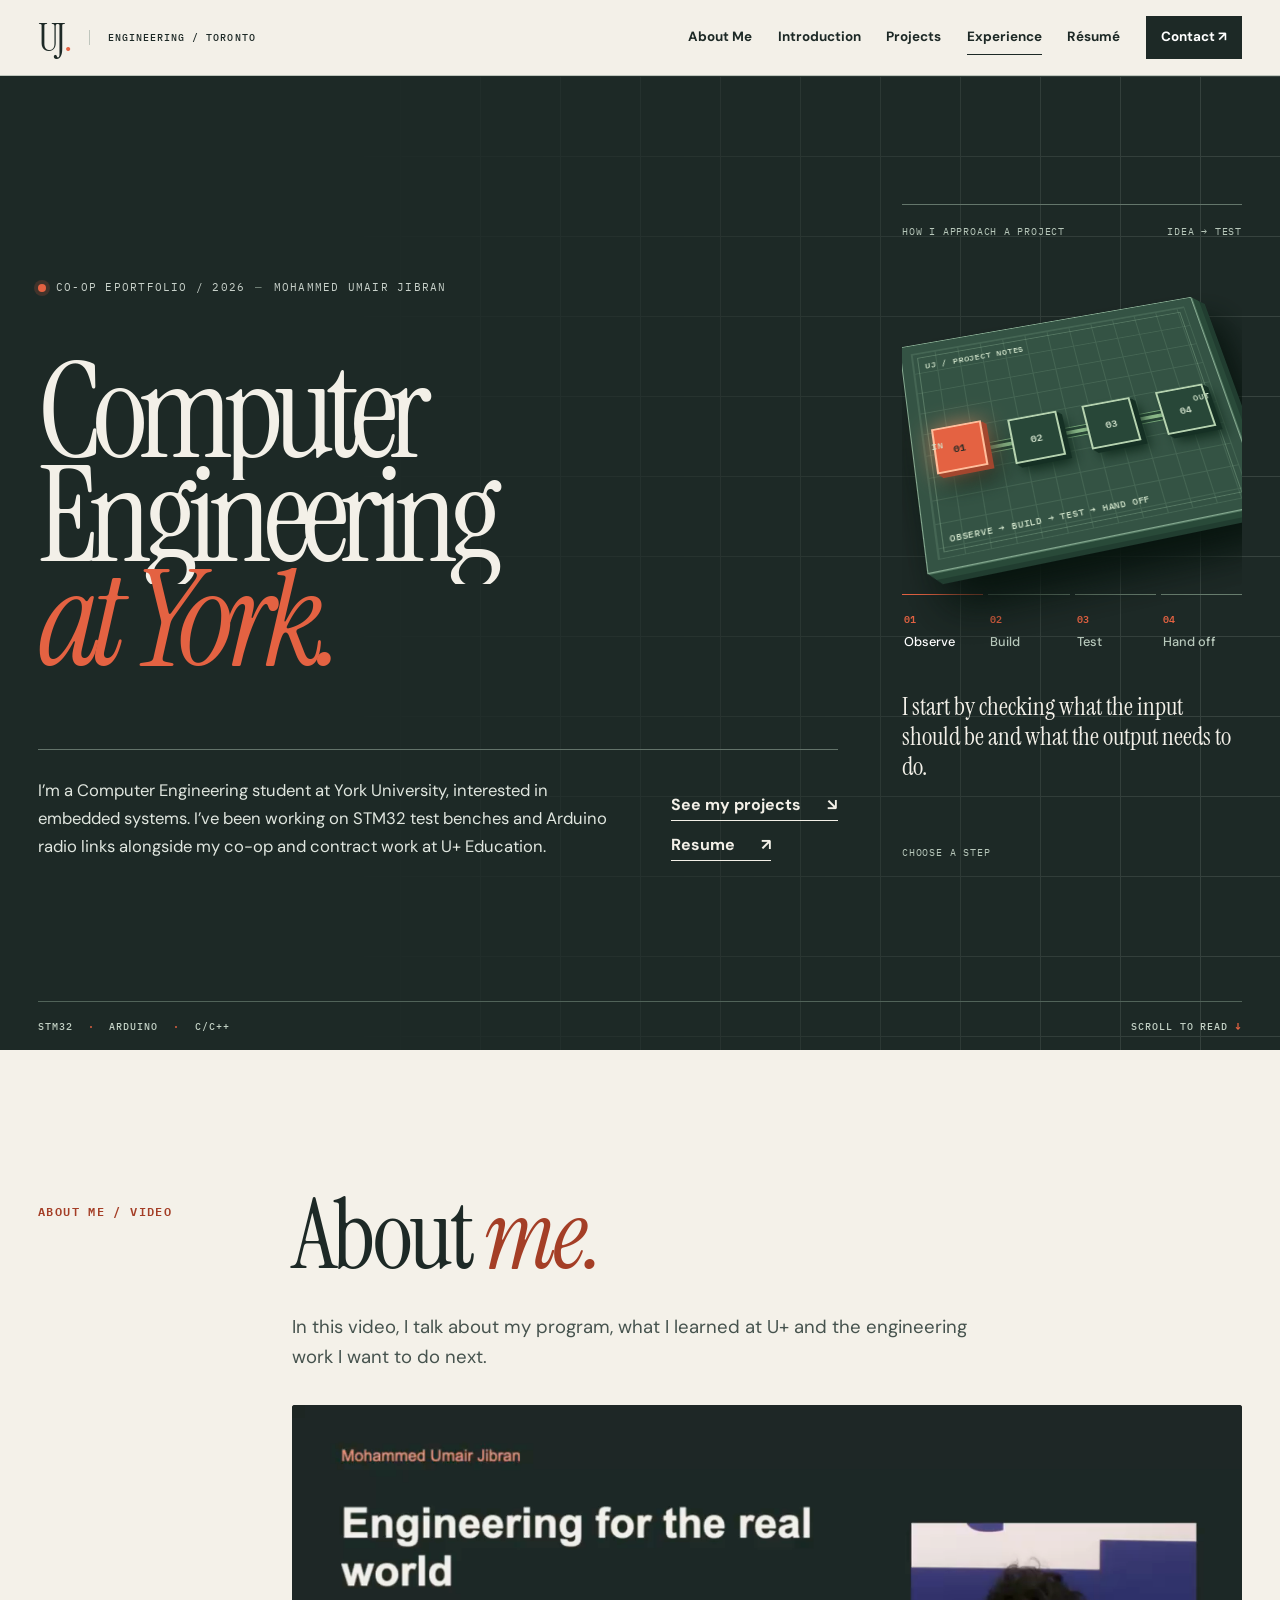
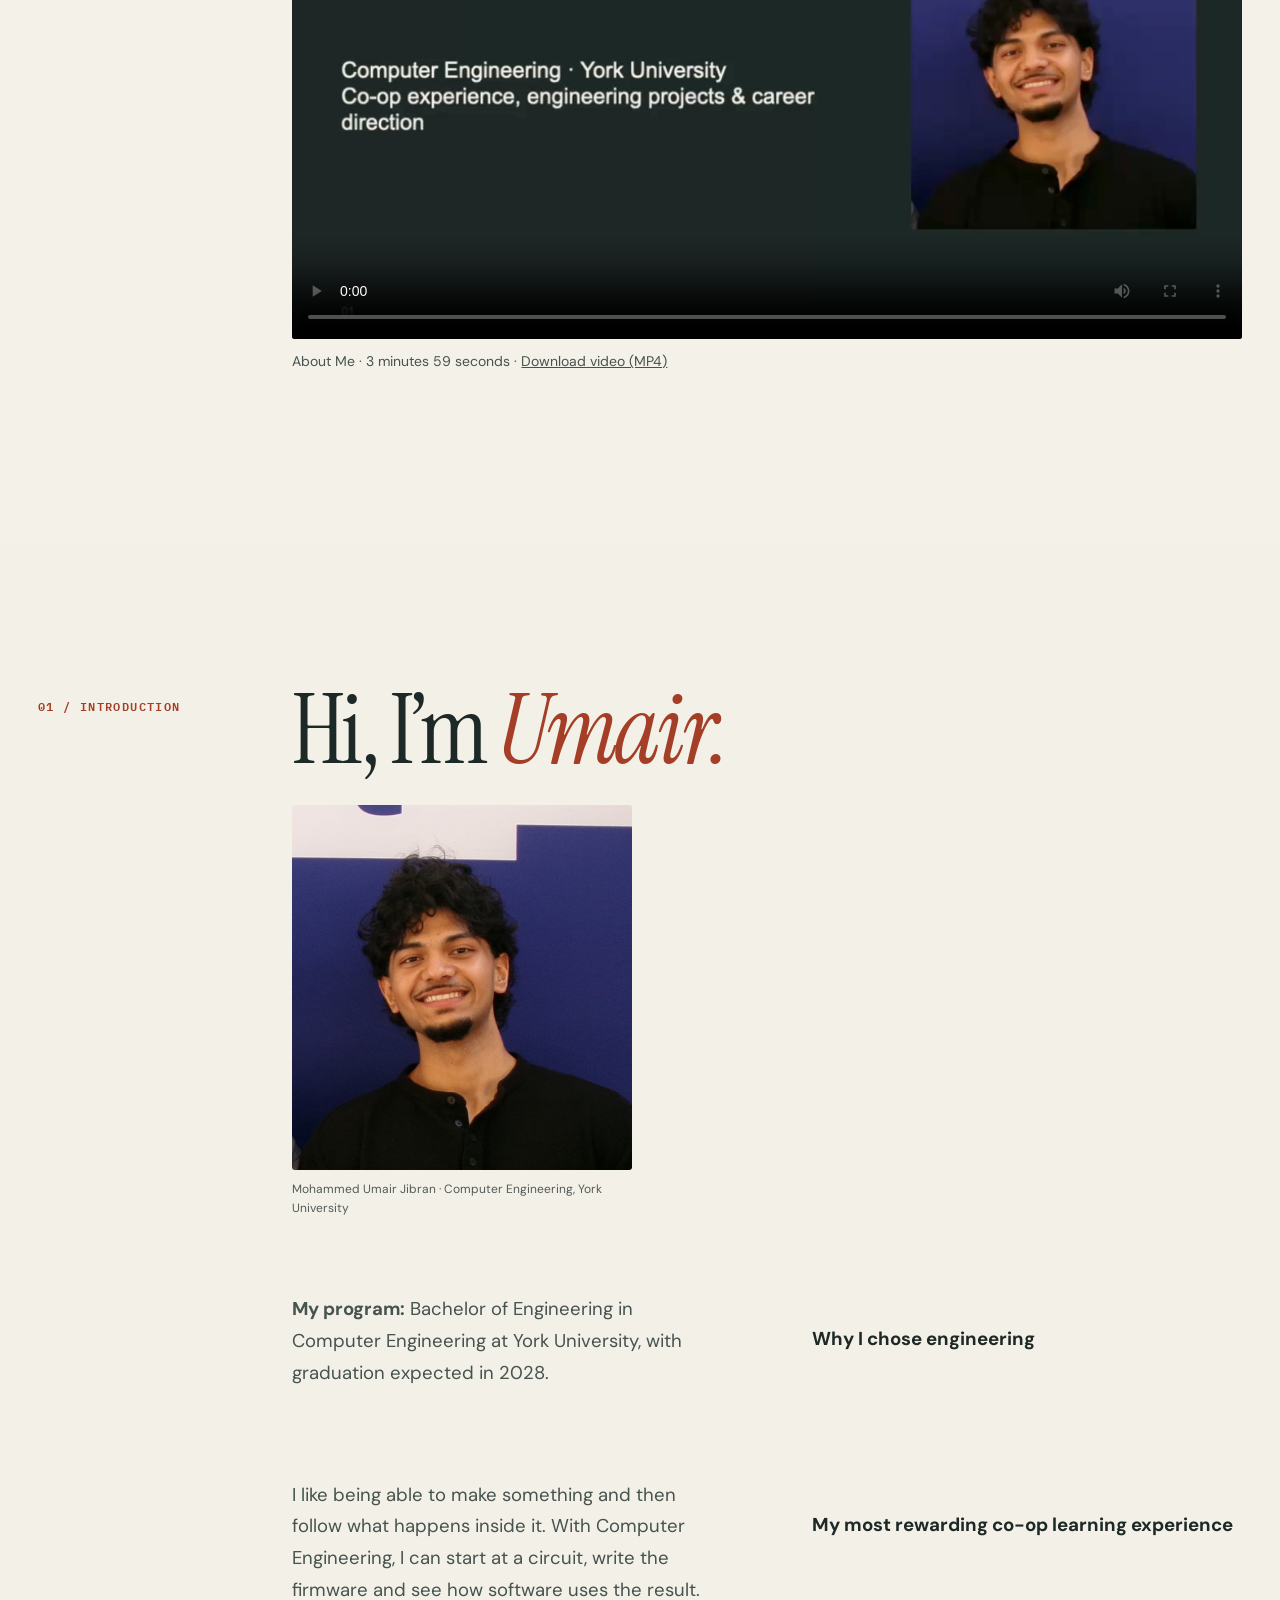
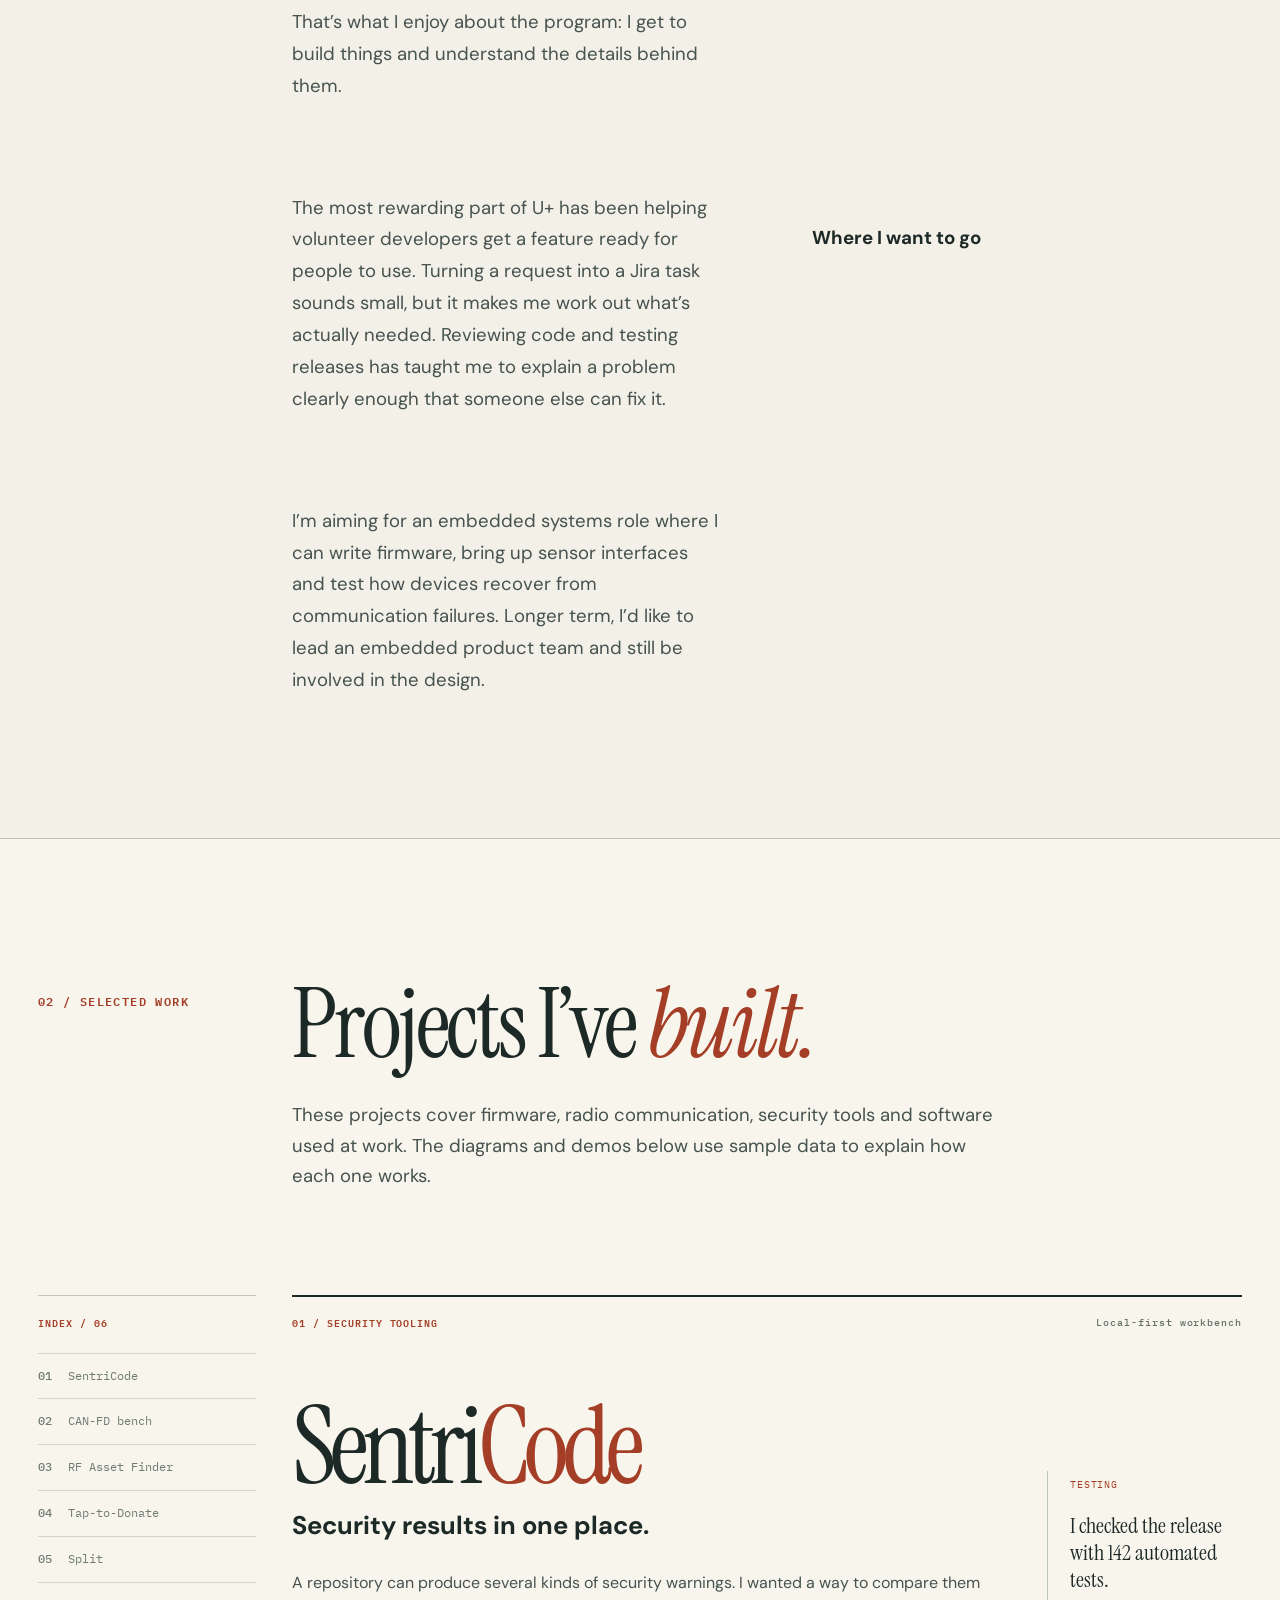
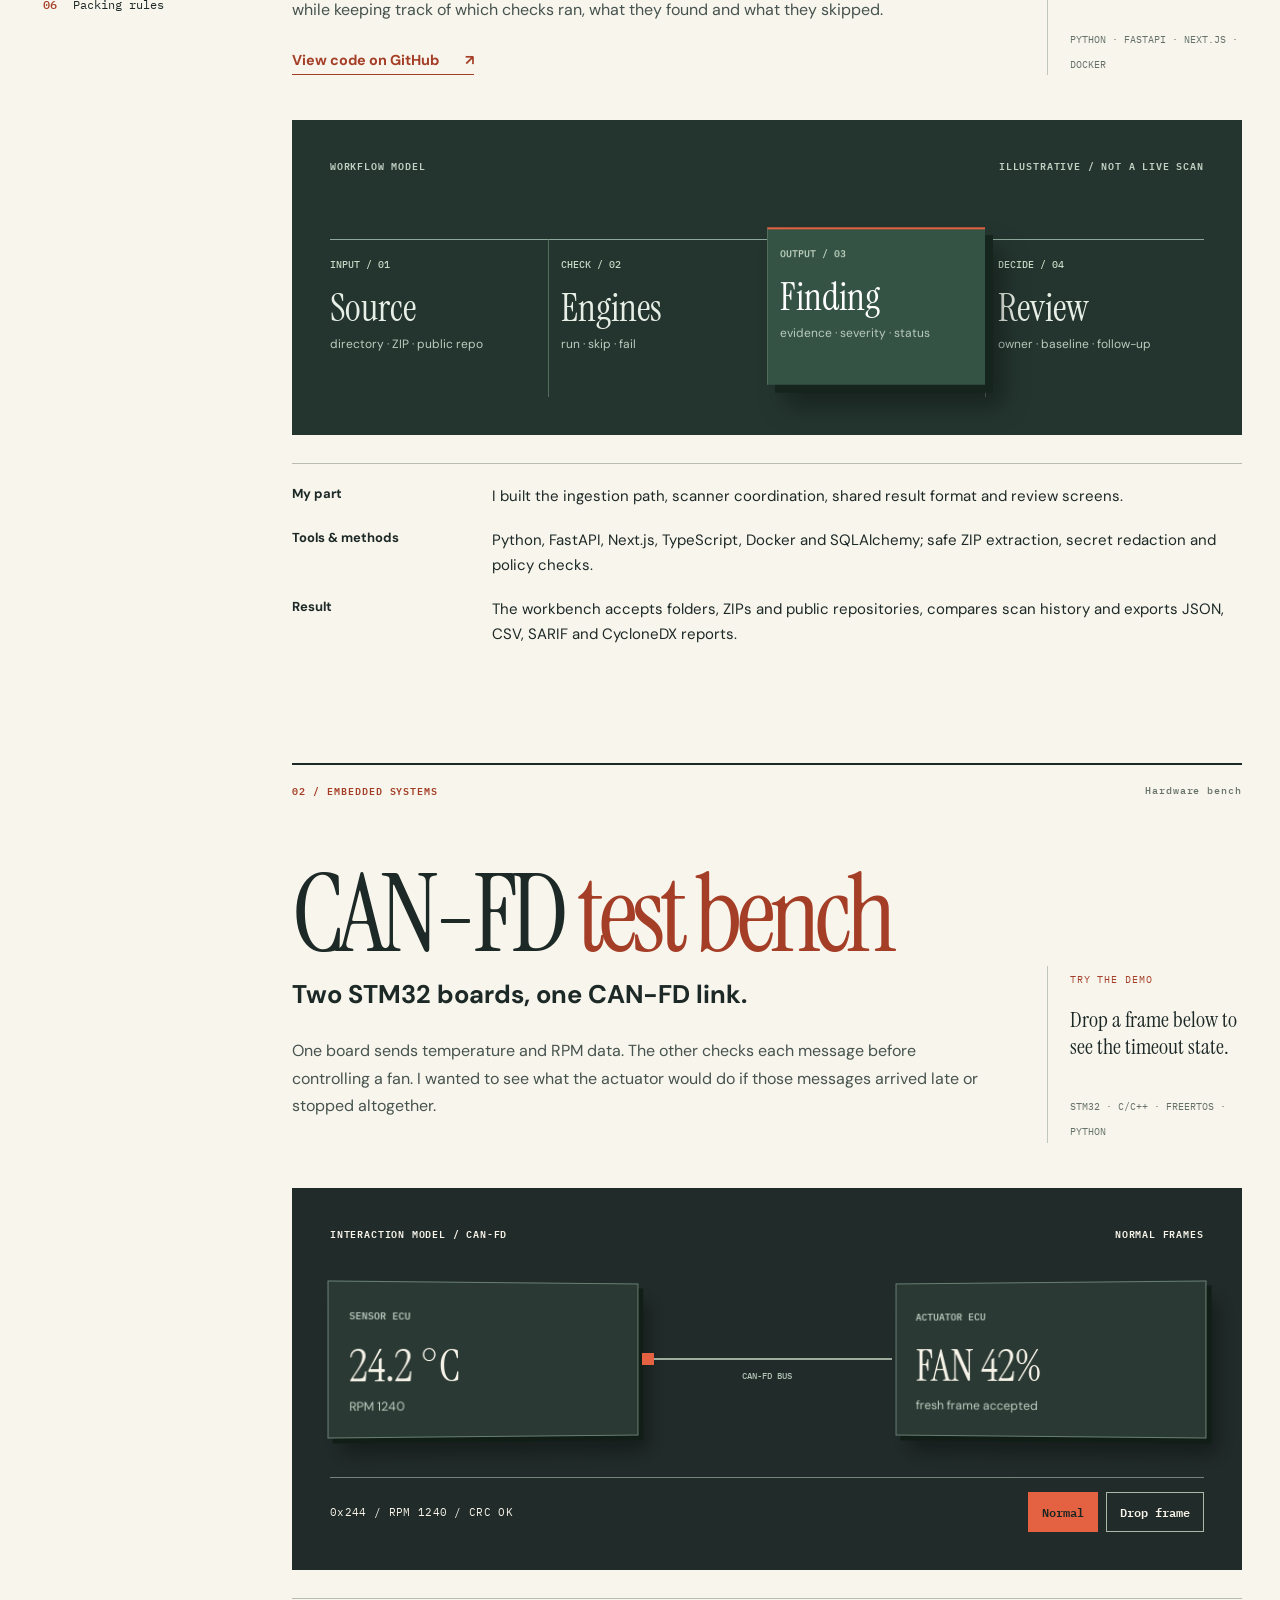
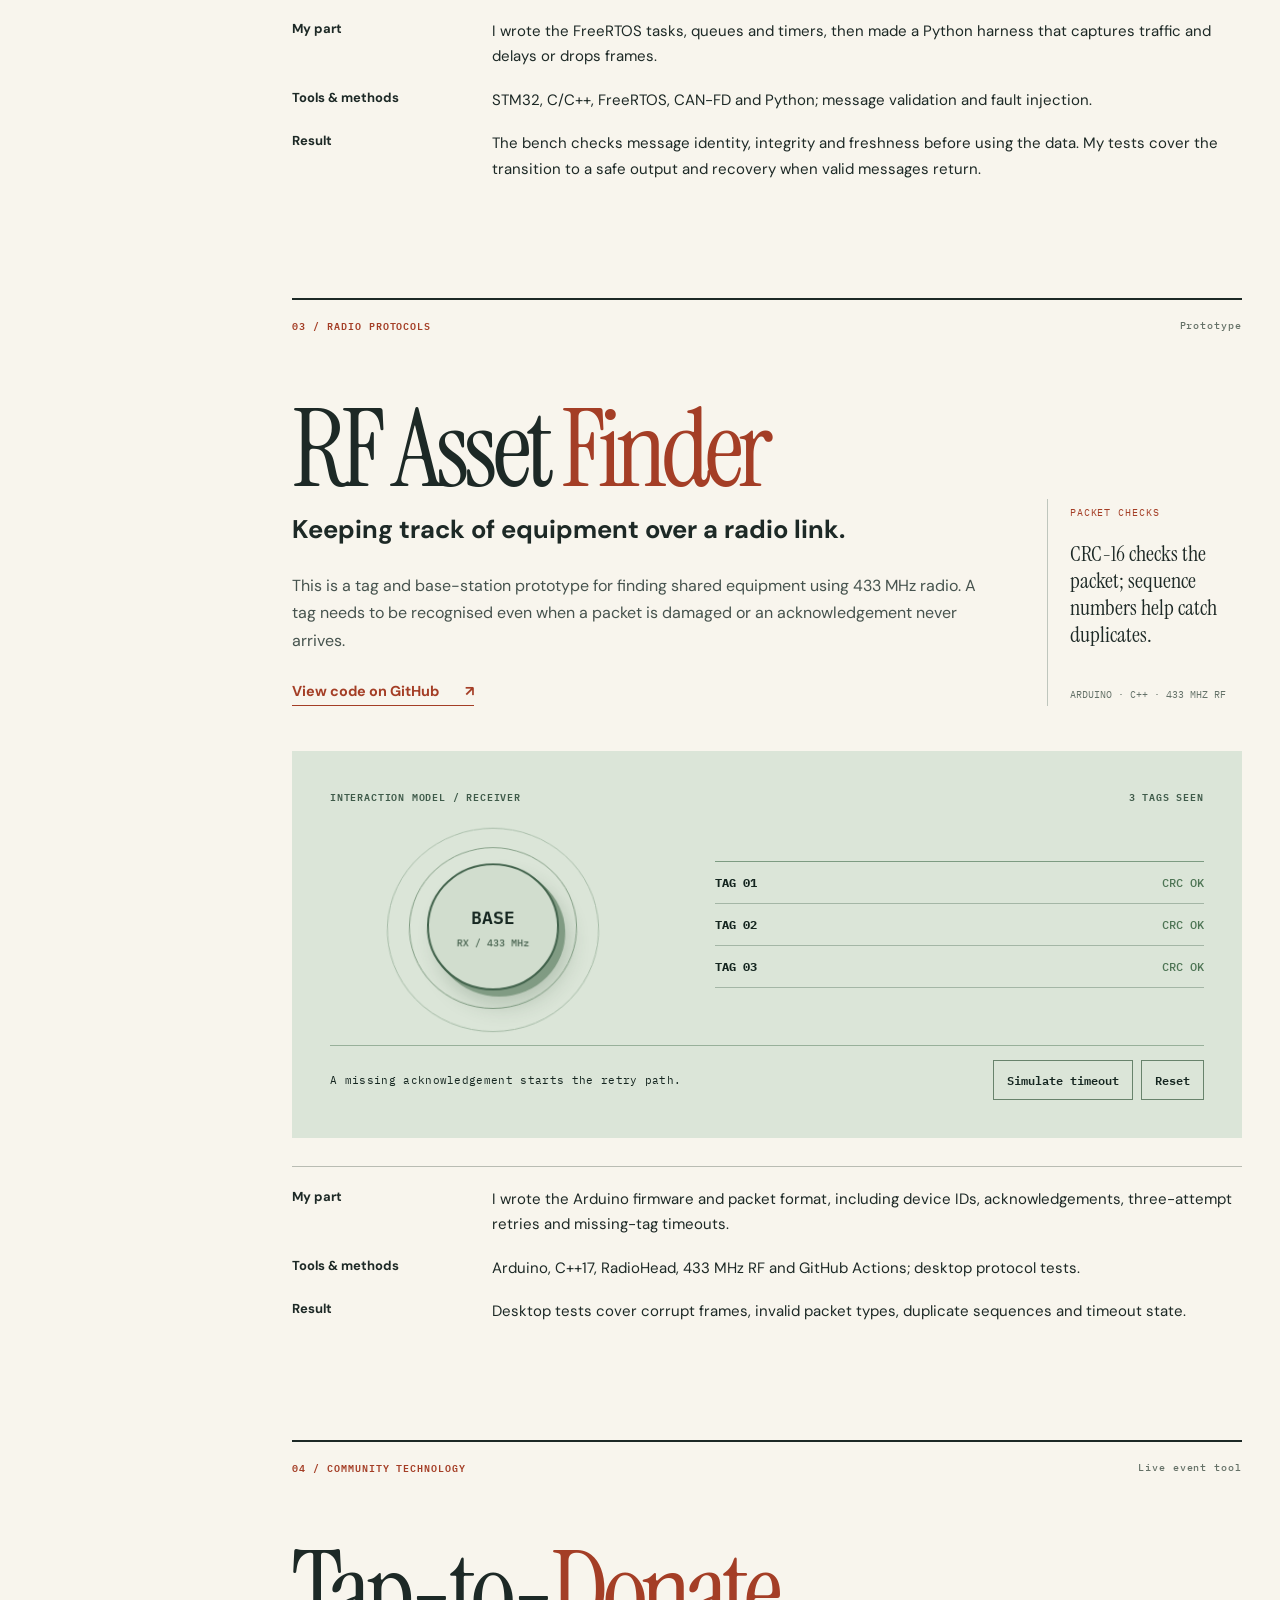
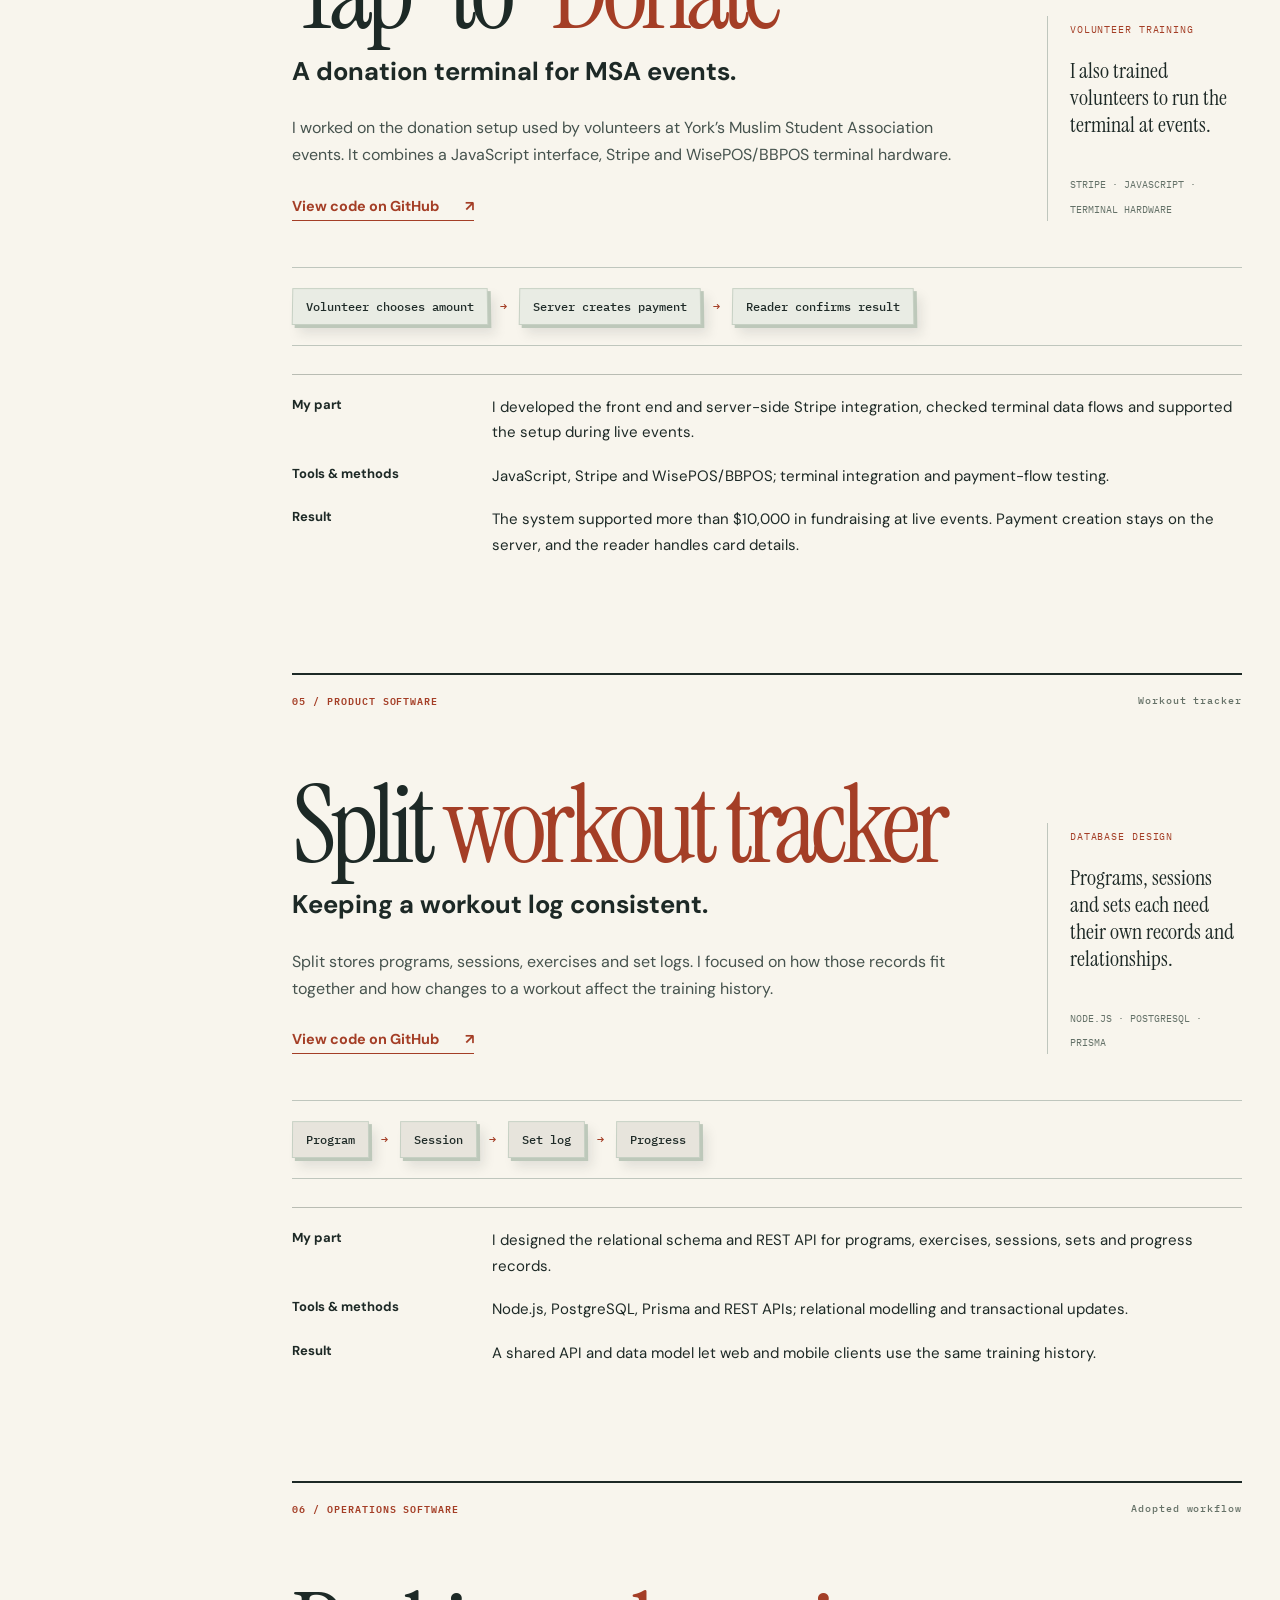
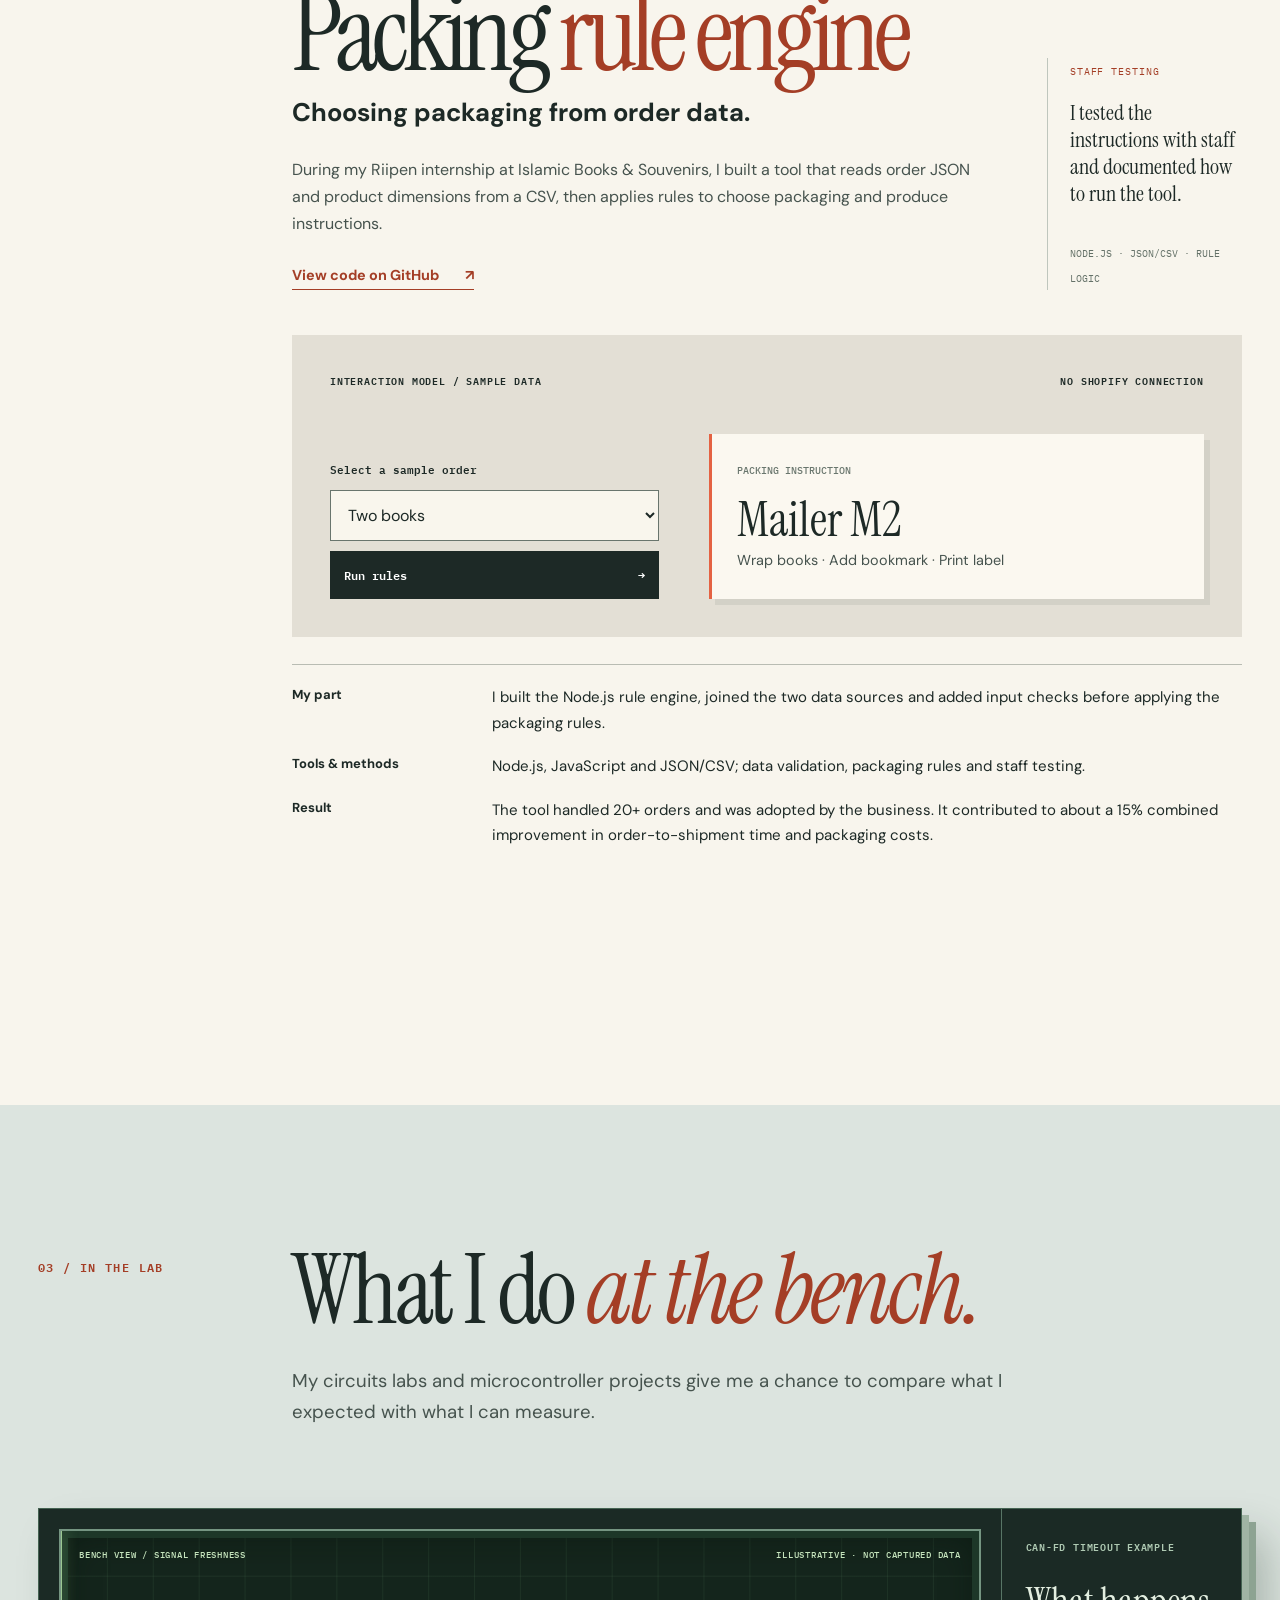
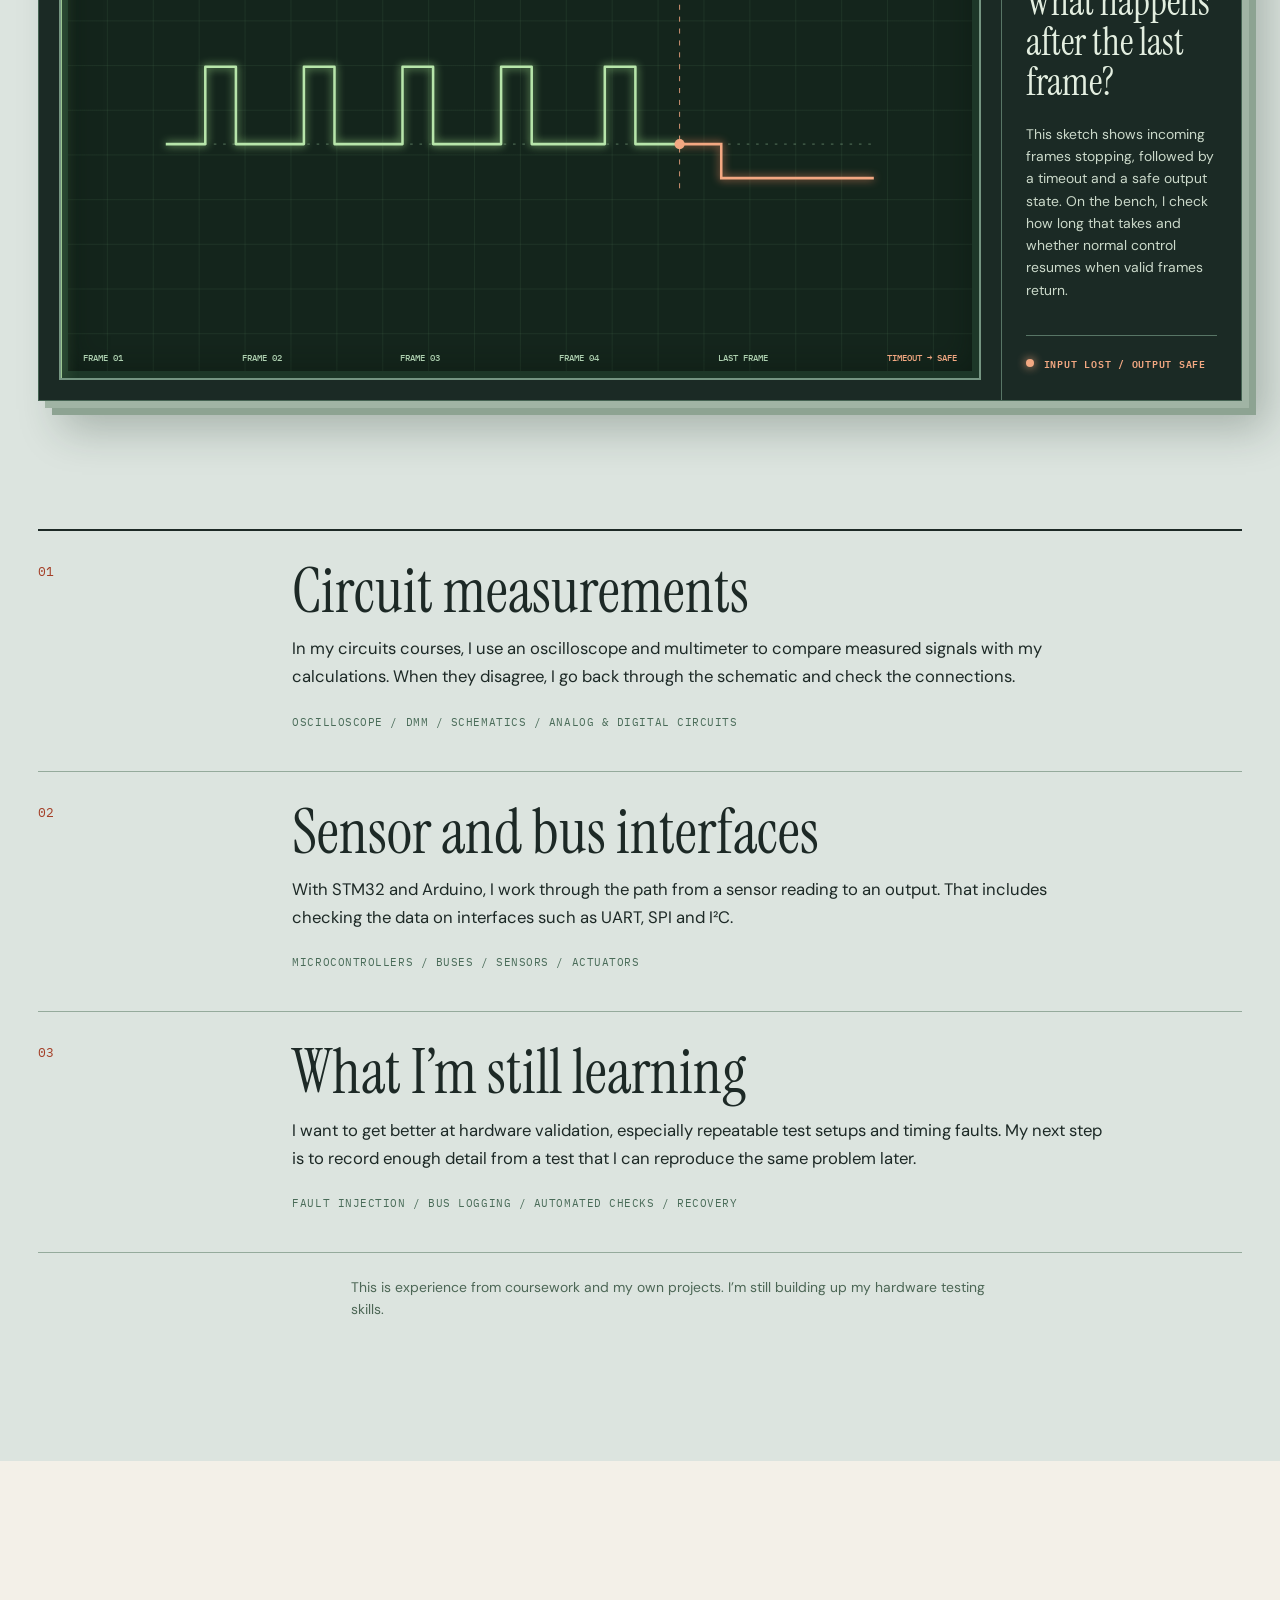
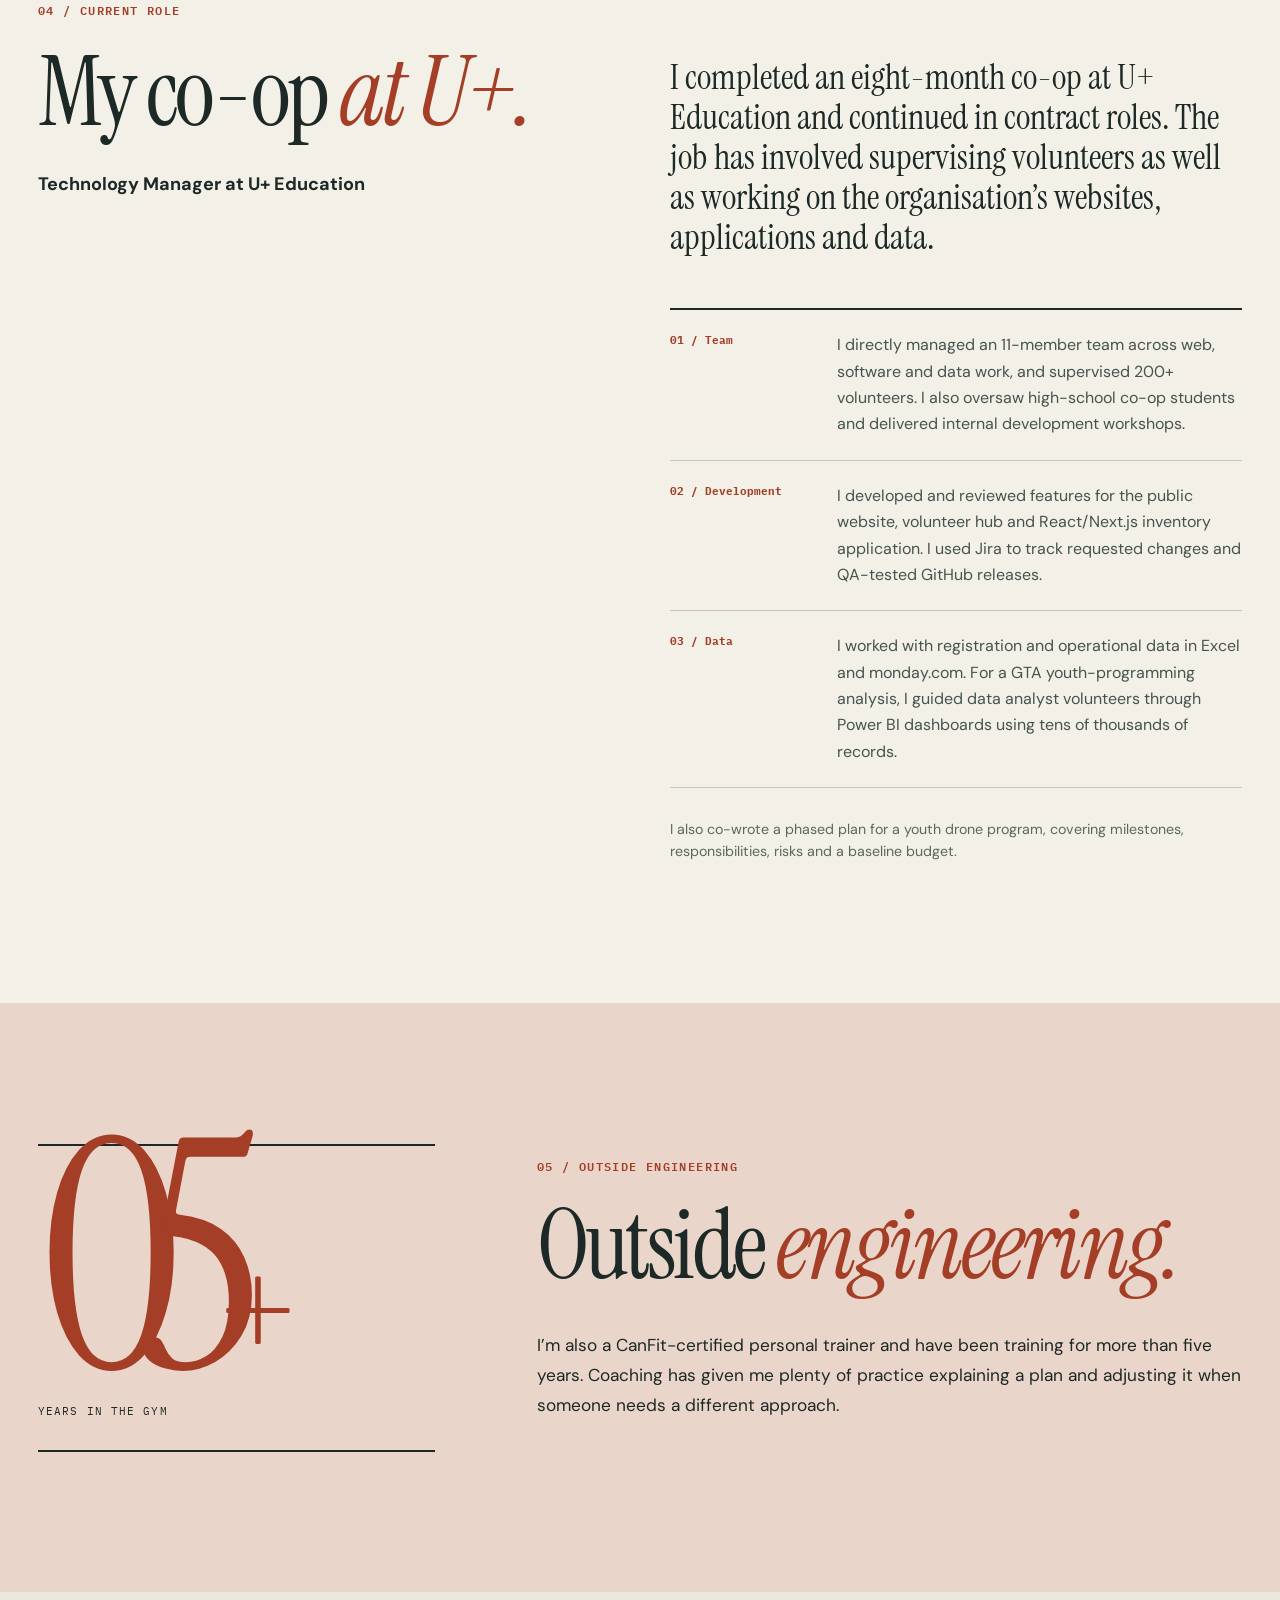
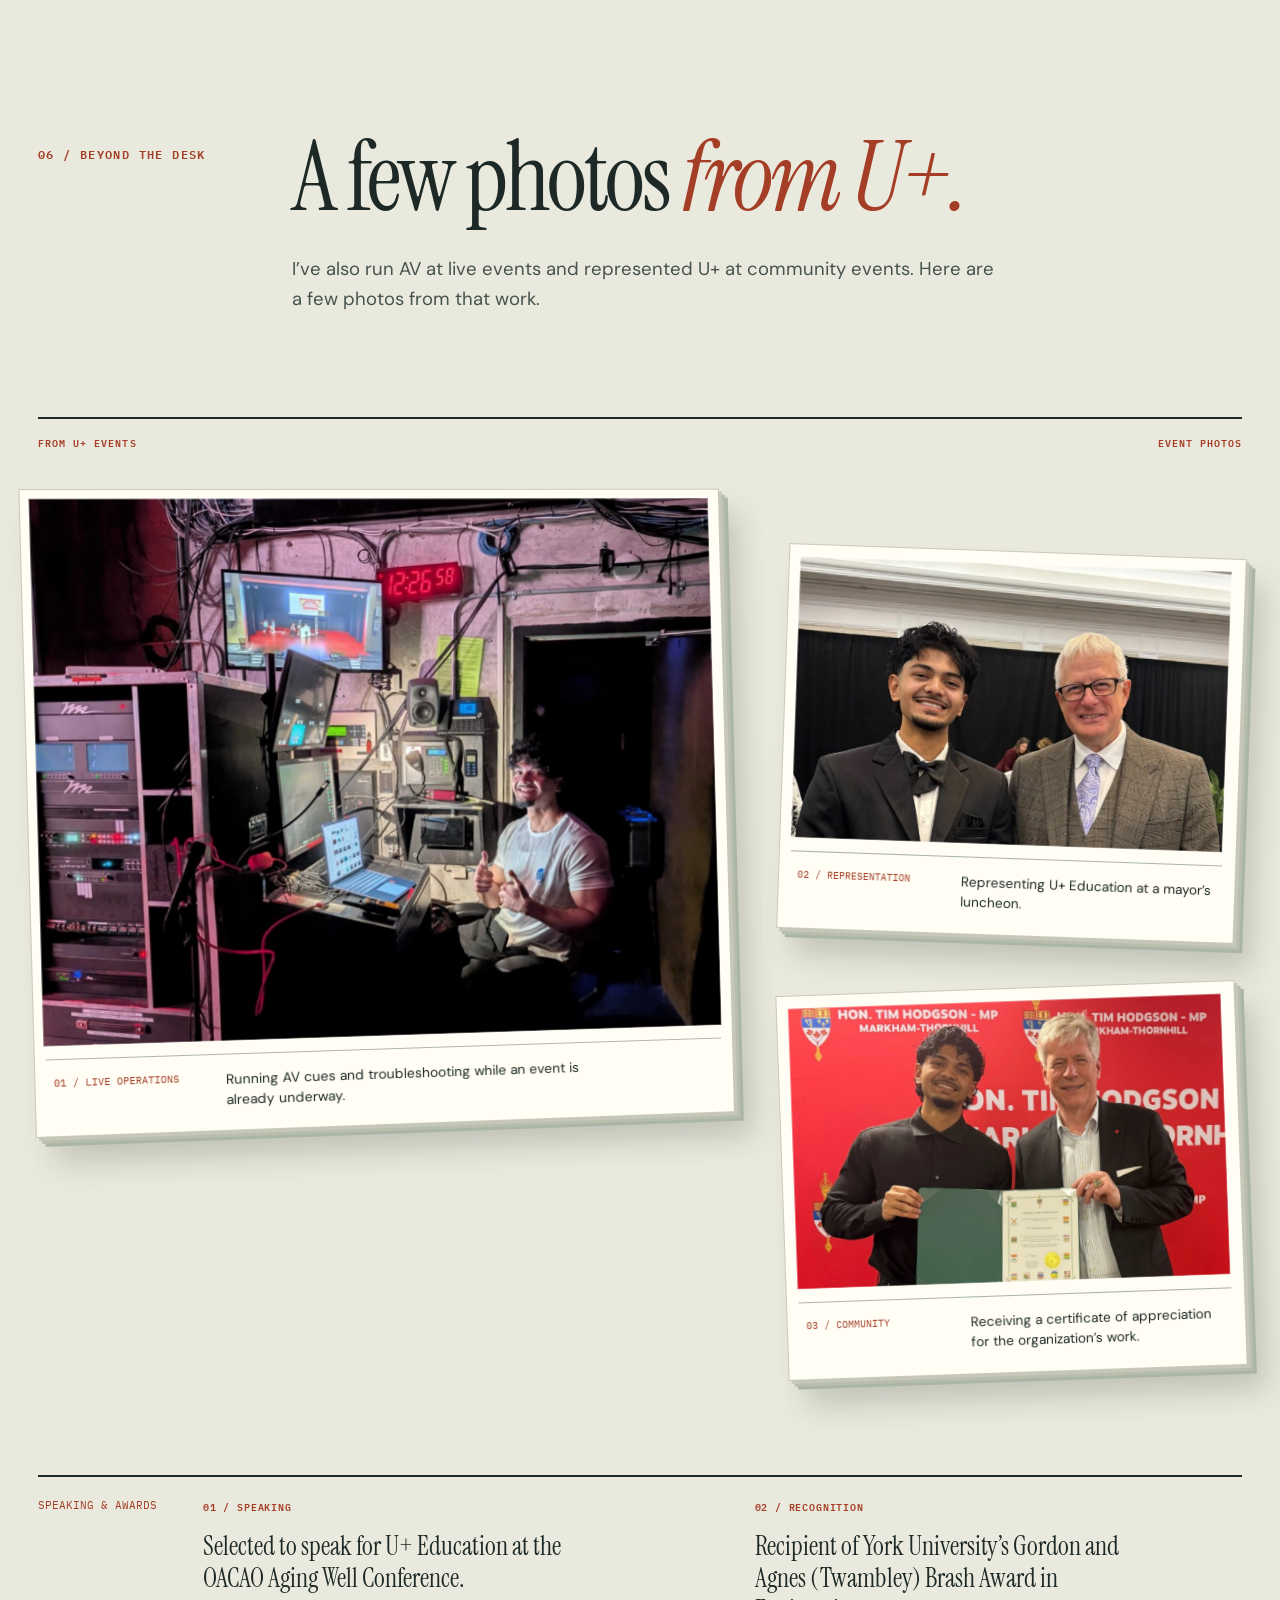
<file: index.html>
<!doctype html>
<html lang="en">
<head>
  <meta charset="utf-8">
  <meta name="viewport" content="width=device-width, initial-scale=1">
  <meta name="description" content="Mohammed Umair Jibran: Computer Engineering at York University, STM32 and Arduino projects, and co-op experience at U+ Education.">
  <meta name="author" content="Mohammed Umair Jibran">
  <meta property="og:title" content="Umair Jibran — Computer Engineering at York">
  <meta property="og:description" content="My embedded projects, software work and co-op learning at U+ Education.">
  <meta property="og:type" content="website">
  <meta name="theme-color" content="#1e2926">
  <title>Umair Jibran — Co-op ePortfolio</title>
  <link rel="icon" type="image/svg+xml" href="data:image/svg+xml,%3Csvg xmlns='http://www.w3.org/2000/svg' viewBox='0 0 64 64'%3E%3Crect width='64' height='64' fill='%231e2926'/%3E%3Cpath d='M16 16v23c0 9 5 14 16 14s16-5 16-14V16h-8v23c0 5-2 7-8 7s-8-2-8-7V16z' fill='%23e46242'/%3E%3C/svg%3E">
  <link rel="preconnect" href="https://fonts.googleapis.com">
  <link rel="preconnect" href="https://fonts.gstatic.com" crossorigin>
  <link href="https://fonts.googleapis.com/css2?family=DM+Sans:wght@400;500;600;700&family=IBM+Plex+Mono:wght@400;500;600&family=Instrument+Serif:ital@0;1&display=swap" rel="stylesheet">
  <link rel="stylesheet" href="field-notes.css">
  <script src="systems-console.js" defer></script>
  <script src="portfolio-motion.js" defer></script>
</head>
<body>
  <a class="skip-link" href="#main">Skip to content</a>
  <div class="reading-progress" aria-hidden="true"><span></span></div>

  <nav class="site-nav" aria-label="Main navigation">
    <a class="identity" href="#top" aria-label="Umair Jibran, back to top"><strong>UJ<span>.</span></strong><small>Engineering / Toronto</small></a>
    <button class="menu-toggle" type="button" aria-controls="nav-links" aria-expanded="false"><span>Menu</span><i aria-hidden="true"></i></button>
    <div class="nav-links" id="nav-links">
      <a href="#video">About Me</a>
      <a href="#about">Introduction</a>
      <a href="#work">Projects</a>
      <a href="#current">Experience</a>
      <a href="#resume">Résumé</a>
      <a class="nav-contact" href="#contact">Contact ↗</a>
    </div>
  </nav>

  <main id="main">
    <header class="hero" id="top">
      <div class="hero-inner wrap">
        <div class="hero-main">
          <p class="eyebrow hero-eyebrow"><span class="signal-dot" aria-hidden="true"></span> Co-op ePortfolio / 2026 <span class="eyebrow-divider">—</span> Mohammed Umair Jibran</p>
          <h1 class="hero-title"><span class="title-line"><span>Computer</span></span><span class="title-line"><span>Engineering</span></span><span class="title-line"><span><em>at York.</em></span></span></h1>
          <div class="hero-bottom">
            <p>I’m a Computer Engineering student at York University, interested in embedded systems. I’ve been working on STM32 test benches and Arduino radio links alongside my co-op and contract work at U+ Education.</p>
            <div class="hero-actions">
              <a class="text-link light-link" href="#work">See my projects <span aria-hidden="true">↘</span></a>
              <a class="text-link light-link" href="assets/Mohammed_Umair_Jibran_Resume.pdf" download target="_blank" rel="noopener">Resume <span aria-hidden="true">↗</span></a>
            </div>
          </div>
        </div>
        <aside class="system-figure" data-active="01" aria-label="A simple model of Umair's working process">
          <div class="figure-top"><span>HOW I APPROACH A PROJECT</span><span>IDEA → TEST</span></div>
          <canvas class="signal-canvas" aria-hidden="true"></canvas><div class="route-stage" data-depth-scene aria-hidden="true">
            <div class="route-board">
              <span class="board-id">UJ / PROJECT NOTES</span>
              <span class="board-port board-input">IN</span><span class="board-port board-output">OUT</span>
              <div class="route-graphic"><span class="route-line"></span><span class="route-point point-a"><b>01</b></span><span class="route-point point-b"><b>02</b></span><span class="route-point point-c"><b>03</b></span><span class="route-point point-d"><b>04</b></span></div>
              <span class="board-ground">OBSERVE → BUILD → TEST → HAND OFF</span>
            </div>
          </div>
          <div class="route-steps" role="group" aria-label="Explore working process">
            <button type="button" class="is-active" data-route="01" aria-pressed="true"><b>01</b><span>Observe</span></button>
            <button type="button" data-route="02" aria-pressed="false"><b>02</b><span>Build</span></button>
            <button type="button" data-route="03" aria-pressed="false"><b>03</b><span>Test</span></button>
            <button type="button" data-route="04" aria-pressed="false"><b>04</b><span>Hand off</span></button>
          </div>
          <p class="route-copy" data-route-copy aria-live="polite">I start by checking what the input should be and what the output needs to do.</p>
          <span class="figure-foot">CHOOSE A STEP</span>
        </aside>
      </div>
      <div class="hero-footer wrap"><span>STM32 <i>·</i> Arduino <i>·</i> C/C++</span><span>Scroll to read <b aria-hidden="true">↓</b></span></div>
    </header>

    <section class="section-pad video-section" id="video"><div class="wrap intro-grid"><p class="folio-label">ABOUT ME / VIDEO</p><div><h2 class="editorial-heading">About <em>me.</em></h2><p class="section-deck">In this video, I talk about my program, what I learned at U+ and the engineering work I want to do next.</p><div id="recorded-video"><video controls playsinline preload="metadata" poster="assets/about-me-poster.png" aria-label="About Me: program, co-op experience, new skills and career goal"><source src="assets/about-me.mp4" type="video/mp4">Your browser does not support embedded video. <a href="assets/about-me.mp4">Watch or download the About Me video</a>.</video><p class="video-caption">About Me · 3 minutes 59 seconds · <a href="assets/about-me.mp4" download>Download video (MP4)</a></p></div></div></div></section>

    <section class="intro-section section-pad" id="about">
      <div class="wrap intro-grid">
        <p class="folio-label" data-reveal>01 / INTRODUCTION</p>
        <div data-reveal>
          <h2 class="editorial-heading">Hi, I’m <em>Umair.</em></h2>
          <figure class="portrait"><img src="assets/umair-selected-photo.jpeg" width="1025" height="1101" alt="Portrait of Mohammed Umair Jibran in a black polo shirt"><figcaption>Mohammed Umair Jibran · Computer Engineering, York University</figcaption></figure>
          <div class="intro-copy">
            <p><strong>My program:</strong> Bachelor of Engineering in Computer Engineering at York University, with graduation expected in 2028.</p>
            <h3>Why I chose engineering</h3><p>I like being able to make something and then follow what happens inside it. With Computer Engineering, I can start at a circuit, write the firmware and see how software uses the result. That’s what I enjoy about the program: I get to build things and understand the details behind them.</p>
            <h3>My most rewarding co-op learning experience</h3><p>The most rewarding part of U+ has been helping volunteer developers get a feature ready for people to use. Turning a request into a Jira task sounds small, but it makes me work out what’s actually needed. Reviewing code and testing releases has taught me to explain a problem clearly enough that someone else can fix it.</p>
            <h3>Where I want to go</h3><p>I’m aiming for an embedded systems role where I can write firmware, bring up sensor interfaces and test how devices recover from communication failures. Longer term, I’d like to lead an embedded product team and still be involved in the design.</p>
          </div>
        </div>
      </div>
    </section>

    <section class="work-section section-pad" id="work">
      <div class="wrap">
        <div class="section-opening" data-reveal>
          <p class="folio-label">02 / SELECTED WORK</p>
          <div><h2 class="editorial-heading">Projects I’ve <em>built.</em></h2><p class="section-deck">These projects cover firmware, radio communication, security tools and software used at work. The diagrams and demos below use sample data to explain how each one works.</p></div>
        </div>
        <div class="case-layout">
          <nav class="case-index" aria-label="Jump to a project">
            <span class="case-index-title">INDEX / 06</span>
            <a href="#sentricode" data-case-link="sentricode"><b>01</b> SentriCode</a>
            <a href="#can-bench" data-case-link="can-bench"><b>02</b> CAN-FD bench</a>
            <a href="#rf-finder" data-case-link="rf-finder"><b>03</b> RF Asset Finder</a>
            <a href="#tap-to-donate" data-case-link="tap-to-donate"><b>04</b> Tap-to-Donate</a>
            <a href="#split" data-case-link="split"><b>05</b> Split</a>
            <a href="#packing" data-case-link="packing"><b>06</b> Packing rules</a>
          </nav>
          <div class="case-list">
            <article class="case-study" id="sentricode" data-reveal>
              <div class="case-head"><span>01 / SECURITY TOOLING</span><span>Local-first workbench</span></div>
              <div class="case-content"><div><h3>Sentri<span>Code</span></h3><p class="case-question">Security results in one place.</p><p>A repository can produce several kinds of security warnings. I wanted a way to compare them while keeping track of which checks ran, what they found and what they skipped.</p><a class="text-link" href="https://github.com/mjumair7/sentricode-security-workbench" target="_blank" rel="noopener">View code on GitHub <span aria-hidden="true">↗</span></a></div><div class="case-aside"><span>TESTING</span><p>I checked the release with 142 automated tests.</p><small>PYTHON · FASTAPI · NEXT.JS · DOCKER</small></div></div>
              <div class="case-visual sentri-visual" data-reveal aria-label="Illustrative SentriCode finding workflow">
                <div class="visual-caption"><span>WORKFLOW MODEL</span><span>ILLUSTRATIVE / NOT A LIVE SCAN</span></div>
                <div class="sentri-flow"><div><small>INPUT / 01</small><strong>Source</strong><span>directory · ZIP · public repo</span></div><i aria-hidden="true">→</i><div><small>CHECK / 02</small><strong>Engines</strong><span>run · skip · fail</span></div><i aria-hidden="true">→</i><div class="sentri-emphasis"><small>OUTPUT / 03</small><strong>Finding</strong><span>evidence · severity · status</span></div><i aria-hidden="true">→</i><div><small>DECIDE / 04</small><strong>Review</strong><span>owner · baseline · follow-up</span></div></div>
              </div>
            <dl class="project-evidence"><div><dt>My part</dt><dd>I built the ingestion path, scanner coordination, shared result format and review screens.</dd></div><div><dt>Tools &amp; methods</dt><dd>Python, FastAPI, Next.js, TypeScript, Docker and SQLAlchemy; safe ZIP extraction, secret redaction and policy checks.</dd></div><div><dt>Result</dt><dd>The workbench accepts folders, ZIPs and public repositories, compares scan history and exports JSON, CSV, SARIF and CycloneDX reports.</dd></div></dl></article>

            <article class="case-study" id="can-bench" data-reveal>
              <div class="case-head"><span>02 / EMBEDDED SYSTEMS</span><span>Hardware bench</span></div>
              <div class="case-content"><div><h3>CAN-FD <span>test bench</span></h3><p class="case-question">Two STM32 boards, one CAN-FD link.</p><p>One board sends temperature and RPM data. The other checks each message before controlling a fan. I wanted to see what the actuator would do if those messages arrived late or stopped altogether.</p></div><div class="case-aside"><span>TRY THE DEMO</span><p>Drop a frame below to see the timeout state.</p><small>STM32 · C/C++ · FREERTOS · PYTHON</small></div></div>
              <div class="case-visual can-visual" data-reveal data-can-demo>
                <div class="visual-caption"><span>INTERACTION MODEL / CAN-FD</span><span data-can-state role="status">NORMAL FRAMES</span></div>
                <div class="can-diagram"><div class="ecu-block"><small>SENSOR ECU</small><strong>24.2 °C</strong><span>RPM 1240</span></div><div class="can-bus"><span class="bus-packet" aria-hidden="true"></span><small>CAN-FD BUS</small></div><div class="ecu-block actuator"><small>ACTUATOR ECU</small><strong data-can-output>FAN 42%</strong><span data-can-detail>fresh frame accepted</span></div></div>
                <div class="demo-footer"><p class="mono" data-can-log>0x244 / RPM 1240 / CRC OK</p><div class="demo-actions"><button type="button" data-can-mode="normal" aria-pressed="true">Normal</button><button type="button" data-can-mode="fault" aria-pressed="false">Drop frame</button></div></div>
              </div>
            <dl class="project-evidence"><div><dt>My part</dt><dd>I wrote the FreeRTOS tasks, queues and timers, then made a Python harness that captures traffic and delays or drops frames.</dd></div><div><dt>Tools &amp; methods</dt><dd>STM32, C/C++, FreeRTOS, CAN-FD and Python; message validation and fault injection.</dd></div><div><dt>Result</dt><dd>The bench checks message identity, integrity and freshness before using the data. My tests cover the transition to a safe output and recovery when valid messages return.</dd></div></dl></article>

            <article class="case-study" id="rf-finder" data-reveal>
              <div class="case-head"><span>03 / RADIO PROTOCOLS</span><span>Prototype</span></div>
              <div class="case-content"><div><h3>RF Asset <span>Finder</span></h3><p class="case-question">Keeping track of equipment over a radio link.</p><p>This is a tag and base-station prototype for finding shared equipment using 433 MHz radio. A tag needs to be recognised even when a packet is damaged or an acknowledgement never arrives.</p><a class="text-link" href="https://github.com/mjumair7/rf-asset-finder" target="_blank" rel="noopener">View code on GitHub <span aria-hidden="true">↗</span></a></div><div class="case-aside"><span>PACKET CHECKS</span><p>CRC-16 checks the packet; sequence numbers help catch duplicates.</p><small>ARDUINO · C++ · 433 MHZ RF</small></div></div>
              <div class="case-visual rf-visual" data-reveal data-rf-demo>
                <div class="visual-caption"><span>INTERACTION MODEL / RECEIVER</span><span data-rf-summary role="status">3 TAGS SEEN</span></div>
                <div class="rf-layout"><div class="rf-base"><span class="radio-rings" aria-hidden="true"></span><strong>BASE</strong><small>RX / 433 MHz</small></div><div class="rf-list"><div data-rf-tag="1"><b>TAG 01</b><span>CRC OK</span></div><div data-rf-tag="2"><b>TAG 02</b><span>CRC OK</span></div><div data-rf-tag="3"><b>TAG 03</b><span>CRC OK</span></div></div></div>
                <div class="demo-footer"><p class="mono">A missing acknowledgement starts the retry path.</p><div class="demo-actions"><button type="button" data-rf-mode="fault">Simulate timeout</button><button type="button" data-rf-mode="reset">Reset</button></div></div>
              </div>
            <dl class="project-evidence"><div><dt>My part</dt><dd>I wrote the Arduino firmware and packet format, including device IDs, acknowledgements, three-attempt retries and missing-tag timeouts.</dd></div><div><dt>Tools &amp; methods</dt><dd>Arduino, C++17, RadioHead, 433 MHz RF and GitHub Actions; desktop protocol tests.</dd></div><div><dt>Result</dt><dd>Desktop tests cover corrupt frames, invalid packet types, duplicate sequences and timeout state.</dd></div></dl></article>

            <article class="case-study compact-case" id="tap-to-donate" data-reveal>
              <div class="case-head"><span>04 / COMMUNITY TECHNOLOGY</span><span>Live event tool</span></div>
              <div class="case-content"><div><h3>Tap-to-<span>Donate</span></h3><p class="case-question">A donation terminal for MSA events.</p><p>I worked on the donation setup used by volunteers at York’s Muslim Student Association events. It combines a JavaScript interface, Stripe and WisePOS/BBPOS terminal hardware.</p><a class="text-link" href="https://github.com/mjumair7/tap-to-donate-terminal" target="_blank" rel="noopener">View code on GitHub <span aria-hidden="true">↗</span></a></div><div class="case-aside"><span>VOLUNTEER TRAINING</span><p>I also trained volunteers to run the terminal at events.</p><small>STRIPE · JAVASCRIPT · TERMINAL HARDWARE</small></div></div>
              <div class="inline-flow" data-reveal aria-label="Payment flow diagram"><span>Volunteer chooses amount</span><i aria-hidden="true">→</i><span>Server creates payment</span><i aria-hidden="true">→</i><span>Reader confirms result</span></div>
            <dl class="project-evidence"><div><dt>My part</dt><dd>I developed the front end and server-side Stripe integration, checked terminal data flows and supported the setup during live events.</dd></div><div><dt>Tools &amp; methods</dt><dd>JavaScript, Stripe and WisePOS/BBPOS; terminal integration and payment-flow testing.</dd></div><div><dt>Result</dt><dd>The system supported more than $10,000 in fundraising at live events. Payment creation stays on the server, and the reader handles card details.</dd></div></dl></article>

            <article class="case-study compact-case" id="split" data-reveal>
              <div class="case-head"><span>05 / PRODUCT SOFTWARE</span><span>Workout tracker</span></div>
              <div class="case-content"><div><h3>Split <span>workout tracker</span></h3><p class="case-question">Keeping a workout log consistent.</p><p>Split stores programs, sessions, exercises and set logs. I focused on how those records fit together and how changes to a workout affect the training history.</p><a class="text-link" href="https://github.com/mjumair7/SPLIT" target="_blank" rel="noopener">View code on GitHub <span aria-hidden="true">↗</span></a></div><div class="case-aside"><span>DATABASE DESIGN</span><p>Programs, sessions and sets each need their own records and relationships.</p><small>NODE.JS · POSTGRESQL · PRISMA</small></div></div>
              <div class="inline-flow split-flow" data-reveal aria-label="Workout data model"><span>Program</span><i aria-hidden="true">→</i><span>Session</span><i aria-hidden="true">→</i><span>Set log</span><i aria-hidden="true">→</i><span>Progress</span></div>
            <dl class="project-evidence"><div><dt>My part</dt><dd>I designed the relational schema and REST API for programs, exercises, sessions, sets and progress records.</dd></div><div><dt>Tools &amp; methods</dt><dd>Node.js, PostgreSQL, Prisma and REST APIs; relational modelling and transactional updates.</dd></div><div><dt>Result</dt><dd>A shared API and data model let web and mobile clients use the same training history.</dd></div></dl></article>

            <article class="case-study" id="packing" data-reveal>
              <div class="case-head"><span>06 / OPERATIONS SOFTWARE</span><span>Adopted workflow</span></div>
              <div class="case-content"><div><h3>Packing <span>rule engine</span></h3><p class="case-question">Choosing packaging from order data.</p><p>During my Riipen internship at Islamic Books &amp; Souvenirs, I built a tool that reads order JSON and product dimensions from a CSV, then applies rules to choose packaging and produce instructions.</p><a class="text-link" href="https://github.com/mjumair7/shopify-packing-rule-engine" target="_blank" rel="noopener">View code on GitHub <span aria-hidden="true">↗</span></a></div><div class="case-aside"><span>STAFF TESTING</span><p>I tested the instructions with staff and documented how to run the tool.</p><small>NODE.JS · JSON/CSV · RULE LOGIC</small></div></div>
              <div class="case-visual order-visual" data-reveal data-order-demo>
                <div class="visual-caption"><span>INTERACTION MODEL / SAMPLE DATA</span><span>NO SHOPIFY CONNECTION</span></div>
                <div class="order-workspace"><div><label for="sample-order">Select a sample order</label><select id="sample-order" data-order-select><option value="books">Two books</option><option value="gift">Gift order</option><option value="bulk">Five books</option></select><button type="button" data-order-run>Run rules <span aria-hidden="true">→</span></button></div><div class="packing-slip" aria-live="polite"><small>PACKING INSTRUCTION</small><strong data-order-package>Mailer M2</strong><p data-order-steps>Wrap books · Add bookmark · Print label</p></div></div>
              </div>
            <dl class="project-evidence"><div><dt>My part</dt><dd>I built the Node.js rule engine, joined the two data sources and added input checks before applying the packaging rules.</dd></div><div><dt>Tools &amp; methods</dt><dd>Node.js, JavaScript and JSON/CSV; data validation, packaging rules and staff testing.</dd></div><div><dt>Result</dt><dd>The tool handled 20+ orders and was adopted by the business. It contributed to about a 15% combined improvement in order-to-shipment time and packaging costs.</dd></div></dl></article>
          </div>
        </div>
      </div>
    </section>

    <section class="lab-section section-pad" id="lab">
      <div class="wrap">
        <div class="section-opening" data-reveal><p class="folio-label">03 / IN THE LAB</p><div><h2 class="editorial-heading">What I do <em>at the bench.</em></h2><p class="section-deck">My circuits labs and microcontroller projects give me a chance to compare what I expected with what I can measure.</p></div></div>
        <div class="bench-display" data-reveal data-depth-scene aria-label="Illustrative oscilloscope-style view of a signal timing out and an actuator entering a safe state">
          <div class="bench-screen">
            <div class="bench-screen-top"><span>BENCH VIEW / SIGNAL FRESHNESS</span><span>ILLUSTRATIVE · NOT CAPTURED DATA</span></div>
            <svg class="scope-trace" viewBox="0 0 900 300" role="img" aria-label="Repeated incoming frames stop, then the timeout window ends and the output changes to a safe state">
              <path class="scope-reference" d="M35 206 H865"/>
              <path class="scope-wave" d="M35 206 H80 V115 H116 V206 H196 V115 H232 V206 H312 V115 H348 V206 H428 V115 H464 V206 H550 V115 H586 V206 H638"/>
              <path class="scope-safe" d="M638 206 H687 V246 H865"/>
              <path class="scope-marker" d="M638 42 V258"/>
              <circle class="scope-end" cx="638" cy="206" r="6"/>
            </svg>
            <div class="scope-ticks"><span>FRAME 01</span><span>FRAME 02</span><span>FRAME 03</span><span>FRAME 04</span><span>LAST FRAME</span><span>TIMEOUT → SAFE</span></div>
            <div class="scope-scan" aria-hidden="true"></div>
          </div>
          <div class="bench-side"><span class="bench-side-title">CAN-FD TIMEOUT EXAMPLE</span><strong>What happens after the last frame?</strong><p>This sketch shows incoming frames stopping, followed by a timeout and a safe output state. On the bench, I check how long that takes and whether normal control resumes when valid frames return.</p><span class="bench-readout"><i aria-hidden="true"></i> INPUT LOST / OUTPUT SAFE</span></div>
        </div>
        <div class="lab-ledger">
          <article data-reveal><span class="ledger-no">01</span><div><h3>Circuit measurements</h3><p>In my circuits courses, I use an oscilloscope and multimeter to compare measured signals with my calculations. When they disagree, I go back through the schematic and check the connections.</p><small>Oscilloscope / DMM / schematics / analog &amp; digital circuits</small></div></article>
          <article data-reveal><span class="ledger-no">02</span><div><h3>Sensor and bus interfaces</h3><p>With STM32 and Arduino, I work through the path from a sensor reading to an output. That includes checking the data on interfaces such as UART, SPI and I²C.</p><small>Microcontrollers / buses / sensors / actuators</small></div></article>
          <article data-reveal><span class="ledger-no">03</span><div><h3>What I’m still learning</h3><p>I want to get better at hardware validation, especially repeatable test setups and timing faults. My next step is to record enough detail from a test that I can reproduce the same problem later.</p><small>Fault injection / bus logging / automated checks / recovery</small></div></article>
        </div>
        <p class="lab-footnote" data-reveal>This is experience from coursework and my own projects. I’m still building up my hardware testing skills.</p>
      </div>
    </section>

    <section class="leadership-section section-pad" id="current">
      <div class="wrap leadership-grid">
        <div data-reveal><p class="folio-label">04 / CURRENT ROLE</p><h2 class="editorial-heading">My co-op <em>at U+.</em></h2><p class="leadership-intro">Technology Manager at U+ Education</p></div>
        <div class="leadership-body" data-reveal>
          <p class="leadership-lead">I completed an eight-month co-op at U+ Education and continued in contract roles. The job has involved supervising volunteers as well as working on the organisation’s websites, applications and data.</p>
          <div class="leadership-rows">
            <div><b>01 / Team</b><p>I directly managed an 11-member team across web, software and data work, and supervised 200+ volunteers. I also oversaw high-school co-op students and delivered internal development workshops.</p></div>
            <div><b>02 / Development</b><p>I developed and reviewed features for the public website, volunteer hub and React/Next.js inventory application. I used Jira to track requested changes and QA-tested GitHub releases.</p></div>
            <div><b>03 / Data</b><p>I worked with registration and operational data in Excel and monday.com. For a GTA youth-programming analysis, I guided data analyst volunteers through Power BI dashboards using tens of thousands of records.</p></div>
          </div>
          <p class="leadership-note">I also co-wrote a phased plan for a youth drone program, covering milestones, responsibilities, risks and a baseline budget.</p>
        </div>
      </div>
    </section>

    <section class="training-section section-pad" id="training">
      <div class="wrap training-grid">
        <div class="training-mark" aria-hidden="true"><span>05<span>+</span></span><small>YEARS IN THE GYM</small></div>
        <div data-reveal><p class="folio-label">05 / OUTSIDE ENGINEERING</p><h2 class="editorial-heading">Outside <em>engineering.</em></h2><p>I’m also a CanFit-certified personal trainer and have been training for more than five years. Coaching has given me plenty of practice explaining a plan and adjusting it when someone needs a different approach.</p></div>
      </div>
    </section>

    <section class="beyond-section section-pad" id="beyond">
      <div class="wrap">
        <div class="section-opening" data-reveal><p class="folio-label">06 / BEYOND THE DESK</p><div><h2 class="editorial-heading">A few photos <em>from U+.</em></h2><p class="section-deck">I’ve also run AV at live events and represented U+ at community events. Here are a few photos from that work.</p></div></div>
        <div class="archive-head" data-reveal><span>FROM U+ EVENTS</span><span>EVENT PHOTOS</span></div>
        <div class="photo-essay">
          <figure class="photo-feature" data-reveal><div class="photo-window"><img src="assets/field-note-live-av-ops.jpg" width="1200" height="900" alt="Umair at an AV control station during a live event" loading="lazy" data-photo-depth></div><figcaption><span>01 / LIVE OPERATIONS</span><p>Running AV cues and troubleshooting while an event is already underway.</p></figcaption></figure>
          <div class="photo-pair">
            <figure data-reveal><div class="photo-window"><img src="assets/field-note-mayors-luncheon.jpg" width="900" height="1200" alt="Umair at a community luncheon with Richmond Hill Mayor David West" loading="lazy" data-photo-depth></div><figcaption><span>02 / REPRESENTATION</span><p>Representing U+ Education at a mayor’s luncheon.</p></figcaption></figure>
            <figure data-reveal><div class="photo-window"><img src="assets/field-note-community-recognition.jpg" width="1200" height="900" alt="Umair receiving a certificate of appreciation on behalf of U+ Education" loading="lazy" data-photo-depth></div><figcaption><span>03 / COMMUNITY</span><p>Receiving a certificate of appreciation for the organization’s work.</p></figcaption></figure>
          </div>
        </div>
        <div class="recognition-line" data-reveal><span>SPEAKING &amp; AWARDS</span><div class="recognition-pair"><p><b>01 / SPEAKING</b>Selected to speak for U+ Education at the OACAO Aging Well Conference.</p><p><b>02 / RECOGNITION</b>Recipient of York University’s Gordon and Agnes (Twambley) Brash Award in Engineering.</p></div></div>
      </div>
    </section>

    <section class="section-pad resume-section" id="resume"><div class="wrap intro-grid"><p class="folio-label">RÉSUMÉ / DOWNLOAD</p><div><h2 class="editorial-heading">My <em>résumé.</em></h2><p class="section-deck">My latest résumé covers my co-op, internship and embedded projects. You can read it below or download the PDF.</p><p><a class="text-link" href="assets/Mohammed_Umair_Jibran_Resume.pdf" download>Download résumé (PDF) ↓</a></p><a class="resume-preview" href="assets/Mohammed_Umair_Jibran_Resume.pdf" target="_blank" rel="noopener" aria-label="Open full résumé PDF"><img src="assets/resume-preview.png" width="1275" height="1650" loading="lazy" alt="Résumé preview for Mohammed Umair Jibran: experience, projects, education and technical skills"></a><p class="resume-preview-note">Select the preview to open the full résumé.</p></div></div></section>
    <section class="closing-section section-pad" id="contact">
      <div class="wrap closing-grid">
        <div><p class="folio-label">07 / CONTACT</p><h2>Get <em>in touch.</em></h2><p>You can reach me by email or find my projects on GitHub.</p></div>
        <div class="contact-links"><a href="mailto:umairmohammed26@gmail.com">umairmohammed26@gmail.com <span aria-hidden="true">↗</span></a><a href="https://www.linkedin.com/in/mohammed-umair-jibran-87932a2a7/" target="_blank" rel="noopener">LinkedIn <span aria-hidden="true">↗</span></a><a href="https://github.com/mjumair7/" target="_blank" rel="noopener">GitHub <span aria-hidden="true">↗</span></a><a href="assets/Mohammed_Umair_Jibran_Resume.pdf" download target="_blank" rel="noopener">Resume PDF <span aria-hidden="true">↗</span></a></div>
      </div>
    </section>
  </main>

  <footer class="site-footer"><div class="wrap"><span>© <span data-year>2026</span> Mohammed Umair Jibran</span><span>Computer Engineering / York University</span><a href="#top">Back to top ↑</a></div></footer>
</body>
</html>
</file>
<file: field-notes.css>
:root {
  --paper: #f3f0e8;
  --paper-deep: #e9e4da;
  --ink: #1d2926;
  --ink-soft: #46534e;
  --line: #bfc6bd;
  --signal: #e46242;
  --signal-dark: #a43e26;
  --mono: "IBM Plex Mono", ui-monospace, SFMono-Regular, Menlo, monospace;
  --body: "DM Sans", Arial, sans-serif;
  --display: "Instrument Serif", Georgia, serif;
  --nav-height: 76px;
}

*, *::before, *::after { box-sizing: border-box; }
html { scroll-behavior: smooth; scroll-padding-top: calc(var(--nav-height) + 18px); }
body { margin: 0; background: var(--paper); color: var(--ink); font-family: var(--body); line-height: 1.55; }
body.menu-open { overflow: hidden; }
img { display: block; max-width: 100%; }
button, select { font: inherit; }
button { cursor: pointer; }
a { color: inherit; }
a:focus-visible, button:focus-visible, select:focus-visible { outline: 3px solid var(--signal); outline-offset: 4px; }
::selection { background: var(--signal); color: #fff; }
.wrap { width: min(100% - 76px, 1420px); margin-inline: auto; }
.section-pad { padding-block: clamp(86px, 11vw, 170px); }
.folio-label, .eyebrow, .figure-top, .figure-foot, .case-head, .case-index, .visual-caption, .case-aside > span, .case-aside small, .ledger-no, .lab-ledger small, .leadership-rows b, .training-mark small, figcaption span, .recognition-line > span, .site-footer, .mono { font-family: var(--mono); }
.folio-label { margin: 0; color: var(--signal-dark); font-size: .72rem; font-weight: 600; letter-spacing: .12em; }
.editorial-heading { margin: 0; font: 400 clamp(3.65rem, 7.6vw, 8.8rem)/.91 var(--display); letter-spacing: -.035em; text-wrap: balance; }
.editorial-heading em, .closing-section h2 em { color: var(--signal-dark); font-weight: 400; }
.section-deck { max-width: 55ch; margin: 32px 0 0; font-size: clamp(1.05rem, 1.45vw, 1.28rem); color: var(--ink-soft); line-height: 1.65; }
.section-opening { display: grid; grid-template-columns: minmax(185px, .23fr) 1fr; gap: 36px; align-items: start; margin-bottom: clamp(62px, 8vw, 118px); }
.section-opening .folio-label { padding-top: 13px; }
.skip-link { position: fixed; top: -80px; left: 16px; z-index: 100; background: #fff; color: var(--ink); padding: 12px 18px; }
.skip-link:focus { top: 12px; }
.reading-progress { position: fixed; z-index: 99; top: 0; left: 0; width: 100%; height: 3px; pointer-events: none; }
.reading-progress span { display: block; width: 0; height: 100%; background: var(--signal); }

/* Navigation reads like a compact index tab, not a floating toolbar. */
.site-nav { position: sticky; top: 0; z-index: 80; display: flex; justify-content: space-between; align-items: center; min-height: var(--nav-height); padding: 0 max(38px, calc((100vw - 1420px) / 2)); background: rgba(243,240,232,.97); border-bottom: 1px solid var(--line); }
.identity { display: flex; align-items: center; gap: 20px; text-decoration: none; white-space: nowrap; }
.identity strong { font: 400 2.45rem/.8 var(--display); letter-spacing: -.07em; }
.identity strong span { color: var(--signal); }
.identity small { display: block; border-left: 1px solid var(--line); padding-left: 18px; font: 500 .65rem/1.35 var(--mono); text-transform: uppercase; letter-spacing: .1em; }
.nav-links { display: flex; align-items: center; gap: clamp(18px, 2vw, 36px); }
.nav-links a { position: relative; text-decoration: none; font-size: .84rem; font-weight: 700; }
.nav-links a:not(.nav-contact)::after { content: ""; position: absolute; bottom: -7px; left: 0; height: 1px; width: 100%; background: currentColor; transform: scaleX(0); transform-origin: left; transition: transform .3s ease; }
.nav-links a:not(.nav-contact):hover::after, .nav-links a[aria-current="location"]::after { transform: scaleX(1); }
.nav-contact { display: inline-flex; gap: 14px; align-items: center; padding: 11px 15px; background: var(--ink); color: white; }
.nav-contact:hover { background: var(--signal-dark); }
.menu-toggle { display: none; border: 0; background: none; color: var(--ink); font-size: .9rem; font-weight: 700; }

/* An animated route is the sole hero diagram. Its steps carry real copy. */
.hero { position: relative; overflow: hidden; color: var(--paper); background: var(--ink); }
.hero::before { content: ""; position: absolute; inset: 0; opacity: .14; background-image: linear-gradient(#d7e2d7 1px, transparent 1px), linear-gradient(90deg, #d7e2d7 1px, transparent 1px); background-size: 80px 80px; mask-image: linear-gradient(90deg, transparent 26%, #000 100%); pointer-events: none; }
.hero-inner { position: relative; display: grid; grid-template-columns: minmax(0, 1.45fr) minmax(340px, .55fr); gap: clamp(46px, 5vw, 95px); align-items: end; padding-top: clamp(105px, 10vw, 150px); padding-bottom: clamp(110px, 11vw, 170px); }
.hero-main { min-width: 0; }
.hero-eyebrow { display: flex; flex-wrap: wrap; gap: 10px; align-items: center; margin: 0 0 clamp(38px, 5vw, 78px); font-size: .7rem; letter-spacing: .11em; text-transform: uppercase; color: #c8d1ca; }
.signal-dot { width: 8px; height: 8px; background: var(--signal); border-radius: 50%; box-shadow: 0 0 0 4px rgba(228,98,66,.18); }
.eyebrow-divider { color: #6e7e74; }
.hero-title { margin: 0; font: 400 clamp(6.3rem, 10.4vw, 12.2rem)/.78 var(--display); letter-spacing: -.065em; }
.hero-title .title-line { display: block; overflow: hidden; padding: 0 0 .12em; margin-bottom: -.12em; }
.hero-title .title-line > span { display: block; transform: translateY(108%); animation: rise-in 1.05s cubic-bezier(.2,.75,.2,1) forwards; }
.hero-title .title-line:nth-child(2) > span { animation-delay: .12s; }
.hero-title .title-line:nth-child(3) > span { animation-delay: .24s; }
.hero-title em { color: var(--signal); font-weight: 400; }
@keyframes rise-in { to { transform: translateY(0); } }
.hero-bottom { display: flex; justify-content: space-between; gap: 40px; align-items: end; border-top: 1px solid #63736a; margin-top: clamp(54px, 6vw, 100px); padding-top: 26px; }
.hero-bottom p { max-width: 58ch; margin: 0; font-size: clamp(1.03rem, 1.3vw, 1.22rem); line-height: 1.7; color: #e0e6df; }
.hero-actions { display: flex; flex-direction: column; align-items: flex-start; flex: 0 0 auto; gap: 14px; }
.text-link { display: inline-flex; justify-content: space-between; align-items: center; gap: 26px; border-bottom: 1px solid currentColor; padding-bottom: 5px; font-weight: 700; text-decoration: none; line-height: 1.25; }
.text-link span { transition: transform .25s ease; }
.text-link:hover span { transform: translate(3px, -3px); }
.light-link { color: var(--paper); }
.system-figure { position: relative; align-self: end; padding: 20px 0 0; border-top: 1px solid #64766b; }
.figure-top, .figure-foot { display: flex; justify-content: space-between; gap: 10px; font-size: .62rem; line-height: 1.5; letter-spacing: .08em; color: #b7c7ba; }
.route-stage { --tilt-x: 0deg; --tilt-y: 0deg; position: relative; display: grid; place-items: center; min-height: 340px; margin: 12px -8px 2px; perspective: 750px; }
.route-stage::before { content: ""; position: absolute; width: 82%; height: 50%; bottom: 28px; left: 12%; background: #06110b; filter: blur(25px); opacity: .8; transform: rotate(-13deg); }
.route-board { position: relative; width: 90%; height: 250px; border: 1px solid #85a990; background: #345344; box-shadow: 1px 1px 0 #547963, 2px 2px 0 #294a39, 3px 3px 0 #294a39, 4px 4px 0 #294a39, 5px 5px 0 #294a39, 6px 6px 0 #294a39, 7px 7px 0 #294a39, 8px 8px 0 #213d30, 9px 9px 0 #213d30, 10px 10px 0 #213d30, 11px 11px 0 #213d30, 12px 12px 0 #213d30, 20px 31px 36px #07140e; transform: rotateX(calc(28deg + var(--tilt-x))) rotateY(var(--tilt-y)) rotateZ(-12deg); transform-style: preserve-3d; transition: transform .5s cubic-bezier(.2,.8,.2,1); }
.route-board::before { content: ""; position: absolute; inset: 10px; border: 1px solid #668d73; background-image: linear-gradient(#658a71 1px, transparent 1px), linear-gradient(90deg, #658a71 1px, transparent 1px); background-size: 24px 24px; opacity: .32; pointer-events: none; }
.route-board::after { content: ""; position: absolute; inset: 16px; border: 1px solid #81a88a; opacity: .45; pointer-events: none; }
.board-id, .board-ground, .board-port { position: absolute; z-index: 2; color: #d1e4cb; font: 500 .55rem var(--mono); letter-spacing: .09em; }
.board-id { top: 22px; left: 23px; }.board-ground { bottom: 23px; left: 23px; }.board-port { top: 47%; }.board-input { left: 18px; }.board-output { right: 16px; }
.route-graphic { position: absolute; inset: 63px 32px 45px; }
.route-line { position: absolute; top: 50%; left: 5%; right: 5%; height: 4px; background: #8cbb8a; box-shadow: 0 0 0 3px #284737, 0 0 0 4px #7aab7c; }
.route-line::after { content: ""; position: absolute; inset: -1px 0; background: #f1aa7a; transform: scaleX(.02); transform-origin: left; transition: transform .65s cubic-bezier(.2,.8,.2,1); box-shadow: 0 0 10px #ffb48b; }
.system-figure[data-active="01"] .route-line::after { transform: scaleX(.02); }.system-figure[data-active="02"] .route-line::after { transform: scaleX(.34); }.system-figure[data-active="03"] .route-line::after { transform: scaleX(.67); }.system-figure[data-active="04"] .route-line::after { transform: scaleX(1); }
.route-point { position: absolute; z-index: 1; top: calc(50% - 25px); display: grid; place-items: center; width: 50px; height: 50px; border: 2px solid #b6d3b0; background: #284738; color: #d7e7d1; box-shadow: 2px 2px 0 #153024, 3px 3px 0 #153024, 4px 4px 0 #153024, 5px 5px 0 #153024, 7px 10px 12px #122d1f; transform: translateZ(14px); transition: background .35s, box-shadow .35s, transform .35s; }
.route-point b { font: 600 .65rem var(--mono); }.point-a { left: calc(5% - 25px); }.point-b { left: calc(35% - 25px); }.point-c { left: calc(65% - 25px); }.point-d { right: calc(5% - 25px); }
.system-figure[data-active="01"] .point-a, .system-figure[data-active="02"] .point-b, .system-figure[data-active="03"] .point-c, .system-figure[data-active="04"] .point-d { background: var(--signal); border-color: #ffbd9b; color: #1d2926; box-shadow: 2px 2px 0 #a3462e, 3px 3px 0 #a3462e, 4px 4px 0 #a3462e, 5px 5px 0 #a3462e, 0 0 24px rgba(255,150,107,.65), 9px 15px 22px #13281d; transform: translateZ(24px) translateY(-5px); }
.route-steps { display: grid; grid-template-columns: repeat(4, 1fr); gap: 5px; }
.route-steps button { min-width: 0; border: 0; border-top: 1px solid #687d6e; padding: 14px 2px; background: transparent; color: #b8c9bc; text-align: left; font: 500 .8rem var(--body); transition: color .2s, border-color .2s; }
.route-steps button:hover, .route-steps button.is-active { color: #fff; border-top-color: var(--signal); }
.route-steps b { display: block; margin-bottom: 6px; color: var(--signal); font: 600 .64rem var(--mono); }
.route-copy { min-height: 4.7em; max-width: 33ch; margin: 28px 0 35px; font: 400 1.58rem/1.18 var(--display); }
.hero-footer { position: relative; display: flex; justify-content: space-between; border-top: 1px solid #516359; padding-block: 17px; font: 500 .65rem var(--mono); letter-spacing: .09em; text-transform: uppercase; color: #c3d1c5; }
.hero-footer i { color: var(--signal); font-style: normal; padding-inline: 8px; }
.hero-footer b { color: var(--signal); }

.intro-section { border-bottom: 1px solid var(--line); }
.intro-grid { display: grid; grid-template-columns: minmax(185px, .23fr) 1fr; gap: 36px; }
.intro-grid .folio-label { padding-top: 12px; }
.intro-grid .editorial-heading { max-width: 1200px; }
.intro-copy { display: grid; grid-template-columns: 1fr 1fr; gap: clamp(35px, 7vw, 120px); max-width: 1120px; margin-top: clamp(48px, 6vw, 100px); }
.intro-copy p { margin: 0; color: var(--ink-soft); font-size: clamp(1.05rem, 1.45vw, 1.3rem); line-height: 1.72; }

/* Case studies share a spine, but the diagrams each reflect a different system. */
.work-section { background: #f8f5ed; }
.case-layout { display: grid; grid-template-columns: minmax(185px, .23fr) 1fr; gap: 36px; }
.case-index { position: sticky; top: calc(var(--nav-height) + 30px); align-self: start; display: flex; flex-direction: column; gap: 0; border-top: 1px solid var(--line); font-size: .76rem; }
.case-index-title { padding: 18px 0 23px; color: var(--signal-dark); font-size: .65rem; font-weight: 600; letter-spacing: .1em; }
.case-index a { display: flex; gap: 16px; border-top: 1px solid #d2d6ce; padding: 13px 0; color: #6f7c72; text-decoration: none; transition: color .2s, padding-left .2s; }
.case-index a b { font-weight: 500; }
.case-index a:hover, .case-index a.is-active { color: var(--ink); padding-left: 5px; }
.case-index a.is-active b { color: var(--signal-dark); }
.case-list { min-width: 0; }
.case-study { border-top: 2px solid var(--ink); padding: 17px 0 clamp(80px, 9vw, 145px); scroll-margin-top: calc(var(--nav-height) + 26px); }
.case-head { display: flex; justify-content: space-between; flex-wrap: wrap; gap: 8px 24px; color: #657167; font-size: .65rem; font-weight: 500; letter-spacing: .09em; }
.case-head span:first-child { color: var(--signal-dark); font-weight: 600; }
.case-content { display: grid; grid-template-columns: 1fr minmax(190px, .28fr); gap: clamp(35px, 4.5vw, 80px); align-items: end; margin: clamp(48px, 5.5vw, 80px) 0 45px; }
.case-content h3 { margin: 0 0 17px; font: 400 clamp(4.5rem, 8.5vw, 10rem)/.85 var(--display); letter-spacing: -.055em; }
.case-content h3 span { color: var(--signal-dark); }
.case-question { max-width: 750px; margin: 0 0 25px !important; font-size: clamp(1.2rem, 2vw, 1.75rem) !important; font-weight: 700; color: var(--ink) !important; line-height: 1.35 !important; }
.case-content p:not(.case-question) { max-width: 70ch; margin: 0 0 24px; color: var(--ink-soft); font-size: 1rem; line-height: 1.7; }
.case-content .text-link { margin-top: 4px; color: var(--signal-dark); font-size: .9rem; }
.case-aside { border-left: 1px solid var(--line); padding-left: 22px; }
.case-aside > span { font-size: .62rem; color: var(--signal-dark); letter-spacing: .09em; }
.case-aside p { margin: 17px 0 32px !important; color: var(--ink) !important; font: 400 1.35rem/1.25 var(--display) !important; }
.case-aside small { color: #647168; font-size: .61rem; line-height: 1.8; }
.case-visual { overflow: hidden; min-height: 300px; padding: clamp(20px, 3vw, 38px); }
.visual-caption { display: flex; flex-wrap: wrap; justify-content: space-between; gap: 8px 24px; font-size: .64rem; font-weight: 600; letter-spacing: .08em; }
.sentri-visual { color: #e7eee5; background: #24352f; perspective: 900px; }
.sentri-visual .visual-caption { color: #c1d0c3; }
.sentri-flow { display: grid; grid-template-columns: repeat(4, minmax(0,1fr)); gap: 0; align-items: center; margin-top: 65px; }
.sentri-flow > div { min-height: 158px; border-top: 1px solid #8da89a; padding: 18px 10px 0 0; transition: transform .45s cubic-bezier(.2,.8,.2,1), box-shadow .45s; }
.sentri-flow > div:nth-of-type(2), .sentri-flow > div:nth-of-type(3), .sentri-flow > div:nth-of-type(4) { border-left: 1px solid #536d5d; padding-left: 12px; }
.sentri-flow i { display: none; }
.sentri-flow small { display: block; color: #c7dac6; font: 500 .62rem var(--mono); }
.sentri-flow strong { display: block; margin: 18px 0 4px; font: 400 clamp(1.8rem, 3vw, 3rem)/1 var(--display); }
.sentri-flow span { font-size: .75rem; color: #bbccc0; }
.sentri-flow .sentri-emphasis { color: #fff; background: #355345; border-top: 2px solid var(--signal); box-shadow: 8px 8px 0 #15241d, 18px 22px 24px rgba(0,0,0,.35); transform: translateY(-12px) rotateX(5deg); }
.sentri-flow > div:hover { transform: translateY(-9px); }
.sentri-flow .sentri-emphasis:hover { transform: translateY(-17px) rotateX(5deg); }
.can-visual { color: #f7f3e9; background: #212c2a; }
.can-diagram { display: grid; grid-template-columns: minmax(150px,1fr) minmax(120px,.8fr) minmax(150px,1fr); align-items: center; min-height: 235px; }
.ecu-block { min-height: 154px; border: 1px solid #688074; padding: 20px; background: #2a3933; box-shadow: 5px 5px 0 #111d17, 12px 17px 20px rgba(0,0,0,.36); transform: perspective(700px) rotateY(5deg); transition: transform .5s, border-color .5s; }
.ecu-block.actuator { transform: perspective(700px) rotateY(-5deg); }
.can-visual:hover .ecu-block { transform: perspective(700px) rotateY(0); }
.ecu-block small { font: 600 .61rem var(--mono); color: #b1c3b7; }
.ecu-block strong { display: block; margin: 17px 0 0; font: 400 clamp(2.25rem, 3.4vw, 4rem)/1 var(--display); }
.ecu-block span { display: block; margin-top: 9px; font-size: .77rem; color: #c1d0c4; }
.can-bus { position: relative; height: 2px; background: #9eae9e; }
.can-bus small { position: absolute; top: 12px; left: 50%; transform: translateX(-50%); white-space: nowrap; font: 500 .55rem var(--mono); color: #b0c1b5; }
.bus-packet { position: absolute; top: -5px; left: 0; width: 12px; height: 12px; background: var(--signal); animation: packet 2.3s linear infinite; }
@keyframes packet { from { left: 0; } to { left: calc(100% - 12px); } }
.can-visual.is-fault .bus-packet { animation-play-state: paused; opacity: .25; }
.can-visual.is-fault .actuator { border-color: var(--signal); }
.can-visual.is-fault .actuator strong { color: #ffb099; }
.demo-footer { display: flex; justify-content: space-between; align-items: center; flex-wrap: wrap; gap: 18px; border-top: 1px solid #73867a; padding-top: 14px; }
.demo-footer p { margin: 0; font-size: .67rem; letter-spacing: .03em; }
.demo-actions { display: flex; flex-wrap: wrap; gap: 8px; }
.demo-actions button { border: 1px solid #a9b8a7; background: transparent; color: inherit; padding: 9px 13px; font: 600 .72rem var(--mono); transition: background .2s, color .2s; }
.demo-actions button:hover, .demo-actions button[aria-pressed="true"] { background: var(--signal); border-color: var(--signal); color: #1b2622; }
.rf-visual { color: #152620; background: #dbe5d8; }
.rf-visual .visual-caption { color: #3f5b4a; }
.rf-layout { display: grid; grid-template-columns: .8fr 1.2fr; align-items: center; min-height: 240px; gap: 60px; }
.rf-base { position: relative; display: grid; place-content: center; width: 132px; height: 132px; margin-inline: auto; border: 2px solid #41624b; border-radius: 50%; text-align: center; background: #d1ddce; box-shadow: 2px 2px 0 #809b83, 4px 4px 0 #809b83, 6px 6px 0 #809b83, 10px 15px 20px rgba(48,80,54,.22); transform: perspective(600px) rotateX(16deg); }
.rf-base strong { font: 600 1.1rem var(--mono); }
.rf-base small { margin-top: 6px; font: 500 .62rem var(--mono); color: #496451; }
.radio-rings { position: absolute; inset: -20px; border: 1px solid #819c83; border-radius: 50%; animation: radio-pulse 2.5s ease-out infinite; }
.radio-rings::after { content: ""; position: absolute; inset: -23px; border: 1px solid #a8bda9; border-radius: 50%; }
@keyframes radio-pulse { 50% { transform: scale(1.08); opacity: .35; } }
.rf-list { border-top: 1px solid #7d9b82; }
.rf-list > div { display: flex; justify-content: space-between; gap: 10px; border-bottom: 1px solid #a4b6a6; padding: 13px 0; font: 500 .72rem var(--mono); }
.rf-list > div span { color: #4e7555; }
.rf-list > div.is-missing span { color: var(--signal-dark); font-weight: 600; }
.rf-visual .demo-footer { border-color: #98b09a; }
.rf-visual .demo-actions button { border-color: #68836c; }
.rf-visual .demo-actions button:hover { color: #fff; background: var(--ink); border-color: var(--ink); }
.inline-flow { display: flex; flex-wrap: wrap; align-items: center; gap: 12px; border-block: 1px solid var(--line); padding: 20px 0; font: 500 .74rem var(--mono); }
.inline-flow span { padding: 10px 13px; background: #e9ece4; border: 1px solid #c6d0c3; box-shadow: 3px 3px 0 #bdc8ba, 7px 9px 12px rgba(29,41,38,.1); transform: perspective(500px) rotateX(5deg); transition: transform .35s, box-shadow .35s; }
.inline-flow span:hover { transform: perspective(500px) translateY(-5px) rotateX(0); box-shadow: 3px 3px 0 #bdc8ba, 10px 17px 18px rgba(29,41,38,.16); }
.inline-flow i { font-style: normal; color: var(--signal-dark); }
.split-flow span { background: #e7e4dc; }
.compact-case .case-content { margin-bottom: 46px; }
.order-visual { color: var(--ink); background: #e3dfd5; }
.order-workspace { display: grid; grid-template-columns: .8fr 1.2fr; gap: 50px; align-items: end; padding-top: 45px; }
.order-workspace label { display: block; margin-bottom: 12px; font: 600 .67rem var(--mono); }
.order-workspace select { width: 100%; border: 1px solid #69756d; border-radius: 0; background: #f9f6ed; color: var(--ink); padding: 13px; }
.order-workspace button { display: flex; justify-content: space-between; gap: 15px; width: 100%; margin-top: 10px; padding: 13px; border: 1px solid var(--ink); background: var(--ink); color: white; font: 600 .75rem var(--mono); }
.order-workspace button:hover { background: var(--signal-dark); border-color: var(--signal-dark); }
.packing-slip { min-height: 165px; padding: 23px 25px; border-left: 3px solid var(--signal); background: #fbf8f0; box-shadow: 6px 6px 0 rgba(29,41,38,.08); }
.packing-slip small { font: 500 .62rem var(--mono); color: #69766d; }
.packing-slip strong { display: block; margin: 14px 0 5px; font: 400 3rem/1 var(--display); }
.packing-slip p { margin: 0; color: var(--ink-soft); font-size: .9rem; }

.lab-section { background: #dce4df; }
.bench-display { --tilt-x: 0deg; --tilt-y: 0deg; display: grid; grid-template-columns: minmax(0,1.6fr) minmax(240px,.4fr); gap: 0; min-height: 390px; margin: -22px 0 clamp(88px, 10vw, 140px); border: 1px solid #456352; background: #1b2a25; color: #e3eee0; box-shadow: 7px 7px 0 #a0b4a4, 14px 14px 0 #8da392, 24px 28px 40px rgba(29,52,36,.28); transform: perspective(1400px) rotateX(var(--tilt-x)) rotateY(var(--tilt-y)); transition: transform .5s cubic-bezier(.2,.8,.2,1), box-shadow .5s; }
.bench-screen { position: relative; overflow: hidden; min-width: 0; margin: 20px; border: 2px solid #759582; background-color: #14251c; background-image: linear-gradient(rgba(95,142,101,.13) 1px, transparent 1px), linear-gradient(90deg, rgba(95,142,101,.13) 1px, transparent 1px); background-size: 5% 10%; box-shadow: inset 0 0 0 7px #1d3728, inset 0 0 35px rgba(8,20,12,.65); }
.bench-screen-top { position: relative; z-index: 2; display: flex; justify-content: space-between; flex-wrap: wrap; gap: 6px 20px; padding: 17px 18px 0; color: #c5e4bd; font: 500 .59rem var(--mono); letter-spacing: .08em; }
.scope-trace { display: block; width: 100%; height: 255px; margin-top: 8px; overflow: visible; fill: none; }
.scope-reference { stroke: #628368; stroke-width: 1; stroke-dasharray: 3 8; }.scope-wave { stroke: #b7e5aa; stroke-width: 3; stroke-linejoin: round; stroke-linecap: square; filter: drop-shadow(0 0 5px #a1df8c); }.scope-safe { stroke: #f3a882; stroke-width: 3; stroke-linecap: square; filter: drop-shadow(0 0 5px #e4835d); }.scope-marker { stroke: #f3a882; stroke-width: 1; stroke-dasharray: 6 8; }.scope-end { fill: #f3a882; stroke: none; }
.scope-ticks { position: absolute; bottom: 15px; left: 22px; right: 22px; display: flex; justify-content: space-between; gap: 8px; color: #aed0b0; font: 500 .54rem var(--mono); }
.scope-ticks span:last-child { color: #f3a882; }
.scope-scan { position: absolute; top: 0; bottom: 0; width: 1px; background: rgba(188,235,173,.8); box-shadow: 0 0 14px 3px rgba(168,232,153,.25); animation: scope-sweep 5s ease-in-out infinite; pointer-events: none; }
@keyframes scope-sweep { 0% { left: 4%; opacity: 0; } 8% { opacity: 1; } 78% { opacity: 1; } 88%, 100% { left: 72%; opacity: 0; } }
.bench-side { display: flex; flex-direction: column; justify-content: space-between; border-left: 1px solid #587566; padding: 28px 24px; }
.bench-side-title, .bench-readout { font: 600 .6rem var(--mono); letter-spacing: .08em; color: #afcab3; }
.bench-side strong { display: block; margin-top: 28px; font: 400 clamp(1.8rem, 3vw, 3rem)/1.04 var(--display); }
.bench-side p { margin: 20px 0 auto; color: #cbd9ca; font-size: .87rem; line-height: 1.6; }
.bench-readout { display: flex; align-items: center; gap: 10px; border-top: 1px solid #587566; margin-top: 34px; padding-top: 18px; color: #f3a882; }
.bench-readout i { width: 8px; height: 8px; background: currentColor; border-radius: 50%; box-shadow: 0 0 10px currentColor; animation: status-pulse 3s ease-in-out infinite; }
@keyframes status-pulse { 50% { opacity: .3; } }
.js-motion .bench-display:not(.is-visible) .scope-wave, .js-motion .bench-display:not(.is-visible) .scope-safe { stroke-dasharray: 3000; stroke-dashoffset: 3000; }
.js-motion .bench-display.is-visible .scope-wave, .js-motion .bench-display.is-visible .scope-safe { stroke-dasharray: 3000; stroke-dashoffset: 0; transition: stroke-dashoffset 2.2s .25s cubic-bezier(.2,.8,.2,1); }
.lab-ledger { border-top: 2px solid var(--ink); }
.lab-ledger article { display: grid; grid-template-columns: minmax(185px,.23fr) 1fr; gap: 36px; border-bottom: 1px solid #95aa9c; padding: 31px 0 40px; }
.ledger-no { color: var(--signal-dark); font-size: .82rem; }
.lab-ledger h3 { margin: 0 0 14px; font: 400 clamp(2.7rem, 4.8vw, 5.7rem)/.95 var(--display); }
.lab-ledger p { max-width: 75ch; margin: 0 0 23px; font-size: 1.04rem; line-height: 1.7; }
.lab-ledger small { display: block; color: #496b58; font-size: .68rem; text-transform: uppercase; letter-spacing: .05em; }
.lab-footnote { margin: 24px 0 0 calc(23% + 36px); max-width: 65ch; color: #4c6655; font-size: .87rem; }

.leadership-section { background: var(--paper); }
.leadership-grid { display: grid; grid-template-columns: .95fr 1.05fr; gap: clamp(60px, 9vw, 150px); }
.leadership-grid .editorial-heading { margin-top: 28px; }
.leadership-intro { margin: 34px 0 0; font-weight: 700; font-size: 1.13rem; }
.leadership-intro span { display: block; margin-top: 5px; font: 500 .69rem var(--mono); color: var(--signal-dark); }
.leadership-body { padding-top: 56px; }
.leadership-lead { margin: 0 0 50px; font: 400 clamp(1.9rem, 2.7vw, 3.1rem)/1.16 var(--display); }
.leadership-rows { border-top: 2px solid var(--ink); }
.leadership-rows > div { display: grid; grid-template-columns: 145px 1fr; gap: 22px; border-bottom: 1px solid var(--line); padding: 22px 0; }
.leadership-rows b { color: var(--signal-dark); font-size: .69rem; }
.leadership-rows p { margin: 0; color: var(--ink-soft); line-height: 1.65; }
.leadership-note { margin: 30px 0 0; color: #5a685e; font-size: .89rem; }

.training-section { overflow: hidden; background: #ead5ca; }
.training-grid { display: grid; grid-template-columns: .72fr 1.28fr; gap: clamp(50px, 8vw, 120px); align-items: center; }
.training-mark { position: relative; display: flex; flex-direction: column; align-items: flex-start; border-block: 2px solid var(--ink); padding: 5px 0 30px; }
.training-mark > span { display: block; font: 400 clamp(12rem, 25vw, 30rem)/.68 var(--display); letter-spacing: -.14em; color: var(--signal-dark); }
.training-mark > span span { font-size: .48em; letter-spacing: -.12em; }
.training-mark small { margin-top: 34px; font-size: .69rem; letter-spacing: .1em; }
.training-grid .editorial-heading { margin: 25px 0 40px; }
.training-grid p:not(.folio-label) { max-width: 70ch; font-size: 1.08rem; line-height: 1.74; }

.beyond-section { background: #eae9dd; }
.archive-head { display: flex; justify-content: space-between; flex-wrap: wrap; gap: 8px 20px; border-top: 2px solid var(--ink); margin-bottom: 38px; padding-top: 14px; color: var(--signal-dark); font: 600 .65rem var(--mono); letter-spacing: .1em; }
.photo-essay { display: grid; grid-template-columns: 1.2fr .8fr; gap: clamp(28px, 4vw, 70px); align-items: start; perspective: 1500px; }
.photo-essay figure { position: relative; margin: 0; padding: 12px 12px 0; border: 1px solid #c9c9b9; background: #fffdf4; box-shadow: 3px 3px 0 #c5c8b8, 6px 6px 0 #b9beac, 9px 9px 0 #abb5a5, 18px 25px 28px rgba(32,49,36,.2); transform-style: preserve-3d; transition: transform .85s cubic-bezier(.2,.8,.2,1), box-shadow .85s cubic-bezier(.2,.8,.2,1); }
.photo-feature { transform: rotateY(5deg) rotateZ(-1.5deg); }
.photo-pair figure:first-child { transform: rotateY(-7deg) rotateZ(2deg); }
.photo-pair figure:last-child { transform: rotateY(-5deg) rotateZ(-2deg); }
.photo-essay figure:hover { transform: rotateY(0) rotateZ(0) translateY(-8px); box-shadow: 3px 3px 0 #c5c8b8, 6px 6px 0 #b9beac, 9px 9px 0 #abb5a5, 25px 35px 38px rgba(32,49,36,.25); }
.photo-window { overflow: hidden; position: relative; background: #d9ddd2; transform: translateZ(12px); }
.photo-window::after { content: ""; position: absolute; inset: 0; border: 1px solid rgba(255,255,255,.35); pointer-events: none; }
.photo-window img { width: 100%; height: 100%; object-fit: cover; transform: translate3d(0,var(--photo-y,0px),0) scale(1.12); transition: transform .85s cubic-bezier(.2,.8,.2,1); will-change: transform; }
.photo-window:hover img { transform: translate3d(0,var(--photo-y,0px),0) scale(1.16); }
.photo-feature .photo-window { aspect-ratio: 1 / .8; }
.photo-feature .photo-window img { object-position: center; }
.photo-pair { display: flex; flex-direction: column; gap: 52px; padding-top: 62px; }
.photo-pair figure:first-child .photo-window { aspect-ratio: 1.55; }
.photo-pair figure:first-child img { object-position: center 29%; }
.photo-pair figure:last-child .photo-window { aspect-ratio: 1.55; }
.photo-essay figcaption { display: grid; grid-template-columns: 145px 1fr; gap: 20px; border-top: 1px solid #abb6aa; padding: 15px 7px 20px; margin-top: 13px; transform: translateZ(5px); }
.photo-essay figcaption span { color: var(--signal-dark); font-size: .62rem; }
.photo-essay figcaption p { max-width: 43ch; margin: 0; font-size: .85rem; line-height: 1.5; }
.recognition-line { display: grid; grid-template-columns: 145px 1fr; gap: 20px; border-top: 2px solid var(--ink); margin-top: clamp(65px, 8vw, 120px); padding-top: 20px; }
.recognition-line > span { color: var(--signal-dark); font-size: .68rem; }
.recognition-pair { display: grid; grid-template-columns: 1fr 1fr; gap: clamp(28px, 5vw, 80px); }
.recognition-pair p { max-width: 32ch; margin: 0; font: 400 clamp(1.45rem, 2vw, 2.2rem)/1.25 var(--display); }
.recognition-pair b { display: block; margin-bottom: 16px; color: var(--signal-dark); font: 600 .65rem var(--mono); letter-spacing: .08em; }

.closing-section { color: var(--paper); background: var(--ink); }
.closing-grid { display: grid; grid-template-columns: 1fr .55fr; gap: clamp(65px, 9vw, 140px); align-items: end; }
.closing-section .folio-label { color: #f5ac96; }
.closing-section h2 { margin: 30px 0 24px; font: 400 clamp(4rem, 8.4vw, 9rem)/.89 var(--display); letter-spacing: -.04em; }
.closing-section h2 em { color: var(--signal); }
.closing-section p:not(.folio-label) { max-width: 55ch; margin: 0; color: #cbd4ca; font-size: 1.08rem; }
.contact-links { border-top: 1px solid #708274; }
.contact-links a { display: flex; justify-content: space-between; align-items: center; border-bottom: 1px solid #708274; padding: 17px 0; text-decoration: none; font: 400 clamp(1.6rem, 2.4vw, 2.8rem) var(--display); transition: color .25s, padding-left .25s; }
.contact-links a:hover { color: var(--signal); padding-left: 8px; }
.contact-links span { font: 400 1.4rem var(--body); }
.site-footer { color: #cad4c9; background: var(--ink); border-top: 1px solid #617366; }
.site-footer .wrap { display: flex; flex-wrap: wrap; justify-content: space-between; gap: 16px 26px; padding-block: 25px; font-size: .62rem; letter-spacing: .04em; }
.site-footer a { text-decoration-color: var(--signal); text-underline-offset: 4px; }

.js-motion [data-reveal] { opacity: 0; transform: translateY(26px); transition: opacity .75s ease, transform .75s cubic-bezier(.2,.8,.2,1); }
.js-motion [data-reveal].is-visible { opacity: 1; transform: none; }
.js-motion .case-visual[data-reveal], .js-motion .inline-flow[data-reveal] { transform: perspective(1100px) rotateX(8deg) translateY(45px) scale(.98); transition: opacity .85s ease, transform .95s cubic-bezier(.2,.8,.2,1); }
.js-motion .case-visual[data-reveal].is-visible, .js-motion .inline-flow[data-reveal].is-visible { transform: perspective(1100px) rotateX(0) translateY(0) scale(1); }
.js-motion .photo-essay .photo-feature[data-reveal] { transform: rotateY(14deg) rotateZ(-4deg) translateY(55px); transition: opacity .9s, transform 1.2s cubic-bezier(.2,.8,.2,1); }
.js-motion .photo-essay .photo-feature[data-reveal].is-visible { transform: rotateY(5deg) rotateZ(-1.5deg); }
.js-motion .photo-pair figure[data-reveal] { transform: rotateY(-16deg) rotateZ(6deg) translateY(55px); transition: opacity .9s, transform 1.2s cubic-bezier(.2,.8,.2,1); }
.js-motion .photo-pair figure[data-reveal].is-visible:first-child { transform: rotateY(-7deg) rotateZ(2deg); }
.js-motion .photo-pair figure[data-reveal].is-visible:last-child { transform: rotateY(-5deg) rotateZ(-2deg); }
.js-motion .photo-essay figure[data-reveal].is-visible:hover { transform: rotateY(0) rotateZ(0) translateY(-8px); }
.js-motion .bench-display[data-reveal] { transform: perspective(1400px) translateY(30px) rotateX(calc(5deg + var(--tilt-x))) rotateY(var(--tilt-y)); }
.js-motion .bench-display[data-reveal].is-visible { transform: perspective(1400px) rotateX(var(--tilt-x)) rotateY(var(--tilt-y)); }
.js-motion .photo-window img { clip-path: inset(0 100% 0 0); transition: clip-path 1s cubic-bezier(.2,.8,.2,1), transform .85s cubic-bezier(.2,.8,.2,1); }
.js-motion [data-reveal].is-visible .photo-window img { clip-path: inset(0); }

@media (max-width: 1180px) {
  .nav-links { gap: 16px; }
  .nav-links a { font-size: .77rem; }
  .hero-inner { grid-template-columns: 1fr; gap: 80px; }
  .hero-title { font-size: clamp(7rem, 13vw, 12rem); }
  .system-figure { width: min(100%, 700px); }
  .route-copy { min-height: 2.4em; max-width: 48ch; }
  .case-content h3 { font-size: clamp(4.6rem, 8vw, 8rem); }
}
@media (max-width: 900px) {
  :root { --nav-height: 68px; }
  .wrap { width: min(100% - 42px, 1420px); }
  .site-nav { padding-inline: 21px; }
  .menu-toggle { display: flex; align-items: center; gap: 12px; min-height: 44px; }
  .menu-toggle i, .menu-toggle i::after { display: block; width: 23px; height: 2px; background: currentColor; transition: transform .2s; }
  .menu-toggle i { position: relative; }
  .menu-toggle i::after { content: ""; position: absolute; top: 7px; }
  .menu-toggle[aria-expanded="true"] i { transform: rotate(45deg); }
  .menu-toggle[aria-expanded="true"] i::after { top: 0; transform: rotate(90deg); }
  .nav-links { display: none; position: absolute; top: 100%; left: 0; right: 0; height: calc(100dvh - var(--nav-height)); overflow: auto; background: var(--paper); padding: 35px 21px 45px; border-bottom: 2px solid var(--ink); }
  .nav-links.is-open { display: flex; flex-direction: column; align-items: stretch; gap: 0; }
  .nav-links a { border-bottom: 1px solid var(--line); padding: 14px 0; font: 400 2.4rem var(--display); }
  .nav-links .nav-contact { margin-top: 25px; padding: 16px; font: 600 1rem var(--body); }
  .hero-inner { padding-top: 95px; }
  .section-opening, .intro-grid, .case-layout { grid-template-columns: 1fr; }
  .section-opening { gap: 22px; }
  .intro-grid { gap: 25px; }
  .case-index { position: sticky; z-index: 9; top: var(--nav-height); flex-direction: row; gap: 0; overflow-x: auto; white-space: nowrap; background: #f8f5ed; border-bottom: 1px solid var(--line); scrollbar-width: thin; }
  .case-index-title { display: none; }
  .case-index a { flex: 0 0 auto; gap: 7px; border-top: 0; border-right: 1px solid var(--line); padding: 12px 16px; font-size: .68rem; }
  .case-index a:first-of-type { padding-left: 0; }
  .case-index a:hover, .case-index a.is-active { padding-left: 16px; }
  .case-index a:first-of-type:hover, .case-index a:first-of-type.is-active { padding-left: 0; }
  .case-content { grid-template-columns: 1fr; gap: 28px; }
  .case-aside { max-width: 620px; }
  .case-aside p { margin-bottom: 15px !important; }
  .bench-display { grid-template-columns: 1fr; }
  .bench-side { border-left: 0; border-top: 1px solid #587566; padding: 24px; }
  .bench-side strong { margin-top: 16px; }
  .bench-side p { margin-top: 12px; }
  .bench-readout { margin-top: 20px; }
  .lab-ledger article { grid-template-columns: 70px 1fr; }
  .lab-footnote { margin-left: 106px; }
  .leadership-grid { grid-template-columns: 1fr; gap: 20px; }
  .leadership-body { padding-top: 10px; }
  .training-grid { grid-template-columns: .55fr 1.45fr; }
  .photo-essay { grid-template-columns: 1fr; }
  .photo-pair { display: grid; grid-template-columns: 1fr 1fr; gap: 25px; padding-top: 0; }
  .photo-pair figure:first-child .photo-window, .photo-pair figure:last-child .photo-window { aspect-ratio: 1.15; }
  .closing-grid { grid-template-columns: 1fr; gap: 60px; }
}
@media (max-width: 640px) {
  .section-pad { padding-block: 82px; }
  .identity small { font-size: .55rem; }
  .hero-inner { gap: 56px; padding: 75px 0 65px; }
  .hero-eyebrow { margin-bottom: 42px; font-size: .57rem; }
  .hero-title { font-size: clamp(4.55rem, 17.5vw, 7.3rem); }
  .hero-bottom { display: block; margin-top: 42px; }
  .hero-bottom p { font-size: 1rem; }
  .hero-actions { flex-direction: row; gap: 27px; margin-top: 27px; }
  .hero-footer { flex-wrap: wrap; gap: 7px; font-size: .55rem; }
  .system-figure { padding-top: 14px; }
  .route-stage { min-height: 260px; margin-inline: -2px; }
  .route-board { width: 93%; height: 180px; transform: rotateX(calc(23deg + var(--tilt-x))) rotateY(var(--tilt-y)) rotateZ(-8deg); }
  .route-graphic { inset: 47px 24px 33px; }
  .route-point { top: calc(50% - 18px); width: 36px; height: 36px; }
  .point-a { left: calc(5% - 18px); }.point-b { left: calc(35% - 18px); }.point-c { left: calc(65% - 18px); }.point-d { right: calc(5% - 18px); }
  .board-id, .board-ground, .board-port { font-size: .43rem; }.board-id { top: 16px; left: 18px; }.board-ground { bottom: 16px; left: 18px; }.board-input { left: 9px; }.board-output { right: 8px; }
  .route-steps button { font-size: .69rem; }
  .route-copy { font-size: 1.35rem; min-height: 3.3em; }
  .editorial-heading { font-size: clamp(3.5rem, 14vw, 6.4rem); }
  .intro-copy { grid-template-columns: 1fr; gap: 22px; margin-top: 35px; }
  .section-opening { margin-bottom: 55px; }
  .section-deck { margin-top: 22px; }
  .case-study { padding-bottom: 75px; }
  .case-content { margin-top: 42px; }
  .case-content h3 { font-size: clamp(4.1rem, 15vw, 6.5rem); overflow-wrap: anywhere; }
  .case-question { font-size: 1.2rem !important; }
  .case-visual { padding: 18px; min-height: 0; }
  .visual-caption { font-size: .53rem; }
  .sentri-flow { display: grid; grid-template-columns: 1fr 1fr; gap: 12px; margin-top: 30px; }
  .sentri-flow > div { min-height: 120px; padding: 12px 0 0 !important; border-left: 0 !important; }
  .sentri-flow strong { margin-top: 11px; font-size: 1.8rem; }
  .sentri-flow span { font-size: .65rem; }
  .can-diagram { grid-template-columns: 1fr 52px 1fr; min-height: 190px; gap: 0; }
  .ecu-block { min-width: 0; min-height: 145px; padding: 12px; }
  .ecu-block small { font-size: .48rem; }
  .ecu-block strong { font-size: clamp(1.5rem, 5vw, 2.5rem); }
  .ecu-block span { font-size: .63rem; }
  .can-bus small { display: none; }
  .rf-layout { grid-template-columns: 100px 1fr; gap: 22px; min-height: 200px; }
  .rf-base { width: 74px; height: 74px; }
  .rf-base strong { font-size: .75rem; }
  .rf-base small { display: none; }
  .radio-rings { inset: -11px; }
  .radio-rings::after { inset: -11px; }
  .rf-list > div { font-size: .61rem; }
  .demo-footer { align-items: flex-start; }
  .demo-footer p { width: 100%; font-size: .6rem; }
  .inline-flow { gap: 7px; font-size: .63rem; }
  .inline-flow span { padding: 8px; }
  .order-workspace { grid-template-columns: 1fr; gap: 22px; padding-top: 28px; }
  .packing-slip { min-height: 140px; }
  .bench-display { margin: -6px 0 80px; box-shadow: 5px 5px 0 #a0b4a4, 10px 10px 0 #8da392; }
  .bench-screen { margin: 10px; }
  .bench-screen-top { padding: 12px 12px 0; font-size: .55rem; }
  .scope-trace { height: 190px; }
  .scope-ticks { bottom: 10px; left: 12px; right: 12px; font-size: .5rem; }
  .scope-ticks span:nth-child(2), .scope-ticks span:nth-child(4) { display: none; }
  .bench-side { padding: 20px; }
  .bench-side strong { font-size: 2rem; }
  .lab-ledger article { grid-template-columns: 1fr; gap: 10px; padding: 25px 0 34px; }
  .lab-ledger h3 { font-size: 2.65rem; }
  .lab-footnote { margin-left: 0; }
  .leadership-lead { font-size: 2.15rem; }
  .leadership-rows > div { grid-template-columns: 1fr; gap: 8px; }
  .training-grid { grid-template-columns: 1fr; gap: 42px; }
  .training-mark { width: min(85%, 440px); }
  .training-mark > span { font-size: 15rem; }
  .photo-essay { gap: 42px; padding-inline: 4px; }
  .photo-pair { grid-template-columns: 1fr; gap: 42px; }
  .photo-essay figure { padding: 8px 8px 0; box-shadow: 2px 2px 0 #c5c8b8, 4px 4px 0 #b9beac, 6px 6px 0 #abb5a5, 12px 18px 22px rgba(32,49,36,.16); }
  .photo-feature { transform: rotateY(2deg) rotateZ(-1deg); }
  .photo-pair figure:first-child { transform: rotateY(-2deg) rotateZ(1deg); }
  .photo-pair figure:last-child { transform: rotateY(-2deg) rotateZ(-1deg); }
  .js-motion .photo-essay .photo-feature[data-reveal].is-visible { transform: rotateY(2deg) rotateZ(-1deg); }
  .js-motion .photo-pair figure[data-reveal].is-visible:first-child { transform: rotateY(-2deg) rotateZ(1deg); }
  .js-motion .photo-pair figure[data-reveal].is-visible:last-child { transform: rotateY(-2deg) rotateZ(-1deg); }
  .photo-pair figure:first-child .photo-window, .photo-pair figure:last-child .photo-window { aspect-ratio: 1.45; }
  .photo-essay figcaption { grid-template-columns: 1fr; gap: 7px; }
  .recognition-line { grid-template-columns: 1fr; gap: 22px; }
  .recognition-pair { grid-template-columns: 1fr; gap: 30px; }
  .closing-section h2 { font-size: clamp(4rem, 14vw, 7rem); }
  .site-footer .wrap { display: grid; grid-template-columns: 1fr 1fr; }
}
@media (prefers-reduced-motion: reduce) {
  html { scroll-behavior: auto; }
  *, *::before, *::after { animation-duration: .01ms !important; animation-iteration-count: 1 !important; transition-duration: .01ms !important; }
  .hero-title .title-line > span { transform: none; }
  .route-board, .bench-display, .js-motion .bench-display[data-reveal] { transform: none !important; }
  .js-motion [data-reveal] { opacity: 1; transform: none; }
  .js-motion .photo-window img { clip-path: none; }
  .photo-essay figure, .js-motion .photo-essay figure[data-reveal], .js-motion .photo-essay figure[data-reveal].is-visible { transform: none !important; }
  .js-motion .bench-display .scope-wave, .js-motion .bench-display .scope-safe { stroke-dashoffset: 0; }
}

/* Co-op ePortfolio additions */
.portrait{margin:30px 0;max-width:340px}.portrait img{width:100%;height:auto;display:block;aspect-ratio:auto;object-fit:contain;border-radius:3px}.portrait figcaption{font-size:12px;margin-top:10px;opacity:.75}
.project-evidence{border-top:1px solid #b9bcb3;margin:28px 0 0;padding-top:20px;display:grid;gap:18px}.project-evidence div{display:grid;grid-template-columns:180px 1fr;gap:20px}.project-evidence dt{font-weight:700;font-size:13px}.project-evidence dd{margin:0;font-size:15px;line-height:1.7}.resume-section{background:#e7e8df}.video-section{background:#f4f1e9}.recording-status{font-size:14px;margin-top:24px;opacity:.75}.contact-links a{overflow-wrap:anywhere}@media(max-width:650px){.project-evidence div{grid-template-columns:1fr;gap:6px}}
.system-figure{position:relative;isolation:isolate;overflow:hidden}.signal-canvas{position:absolute;inset:30% 0 auto;width:100%;height:200px;z-index:-1;pointer-events:none}.case-study{position:relative;isolation:isolate}.case-study::before{content:"";position:absolute;inset:-12px;pointer-events:none;z-index:-1;opacity:0;transition:opacity .3s;background:radial-gradient(320px circle at var(--glow-x,50%) var(--glow-y,50%),rgba(228,98,66,.09),transparent 80%)}.case-study:hover::before{opacity:1}.intro-copy h3{margin-top:30px}.portrait img{transition:filter .5s,transform .7s}.portrait:hover img{transform:translateY(-5px)}.nav-links a{position:relative}.nav-links a::after{content:"";position:absolute;height:2px;background:var(--signal);bottom:-7px;left:0;width:100%;transform:scaleX(0);transform-origin:left;transition:transform .25s}.nav-links a:hover::after{transform:scaleX(1)}@media(prefers-reduced-motion:reduce){.portrait:hover img{transform:none}.case-study::before{display:none}}

#recorded-video{margin:32px 0}#recorded-video video{display:block;width:100%;height:auto;aspect-ratio:583/328;background:#111;border-radius:3px}.video-caption{font-size:14px;color:var(--ink-soft);margin:12px 0 28px}

.resume-preview{display:block;margin:28px 0 0;max-width:950px;background:#fff;border:1px solid var(--line);box-shadow:0 14px 38px rgba(29,41,38,.08)}.resume-preview img{display:block;width:100%;height:auto}.resume-preview-note{font-size:14px;color:var(--ink-soft);margin:12px 0 0}.intro-grid>div{min-width:0}
</file>
